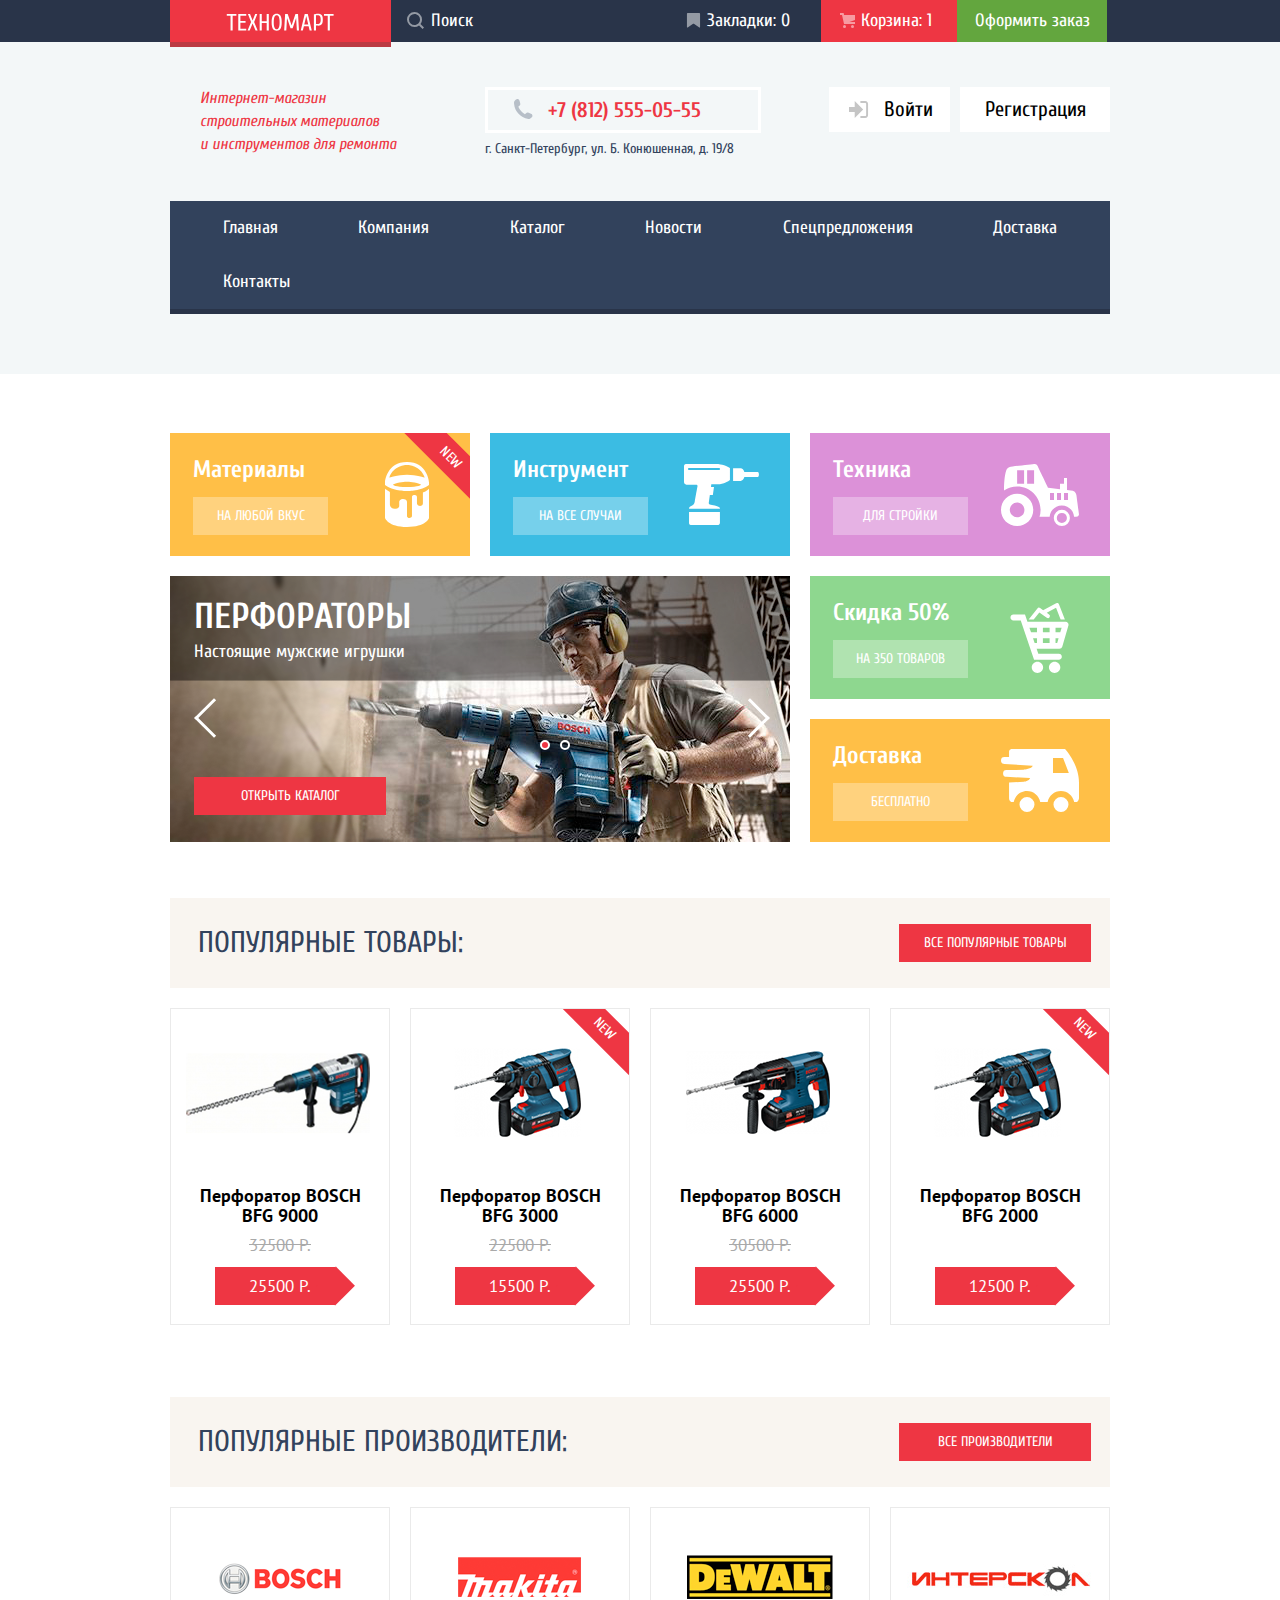
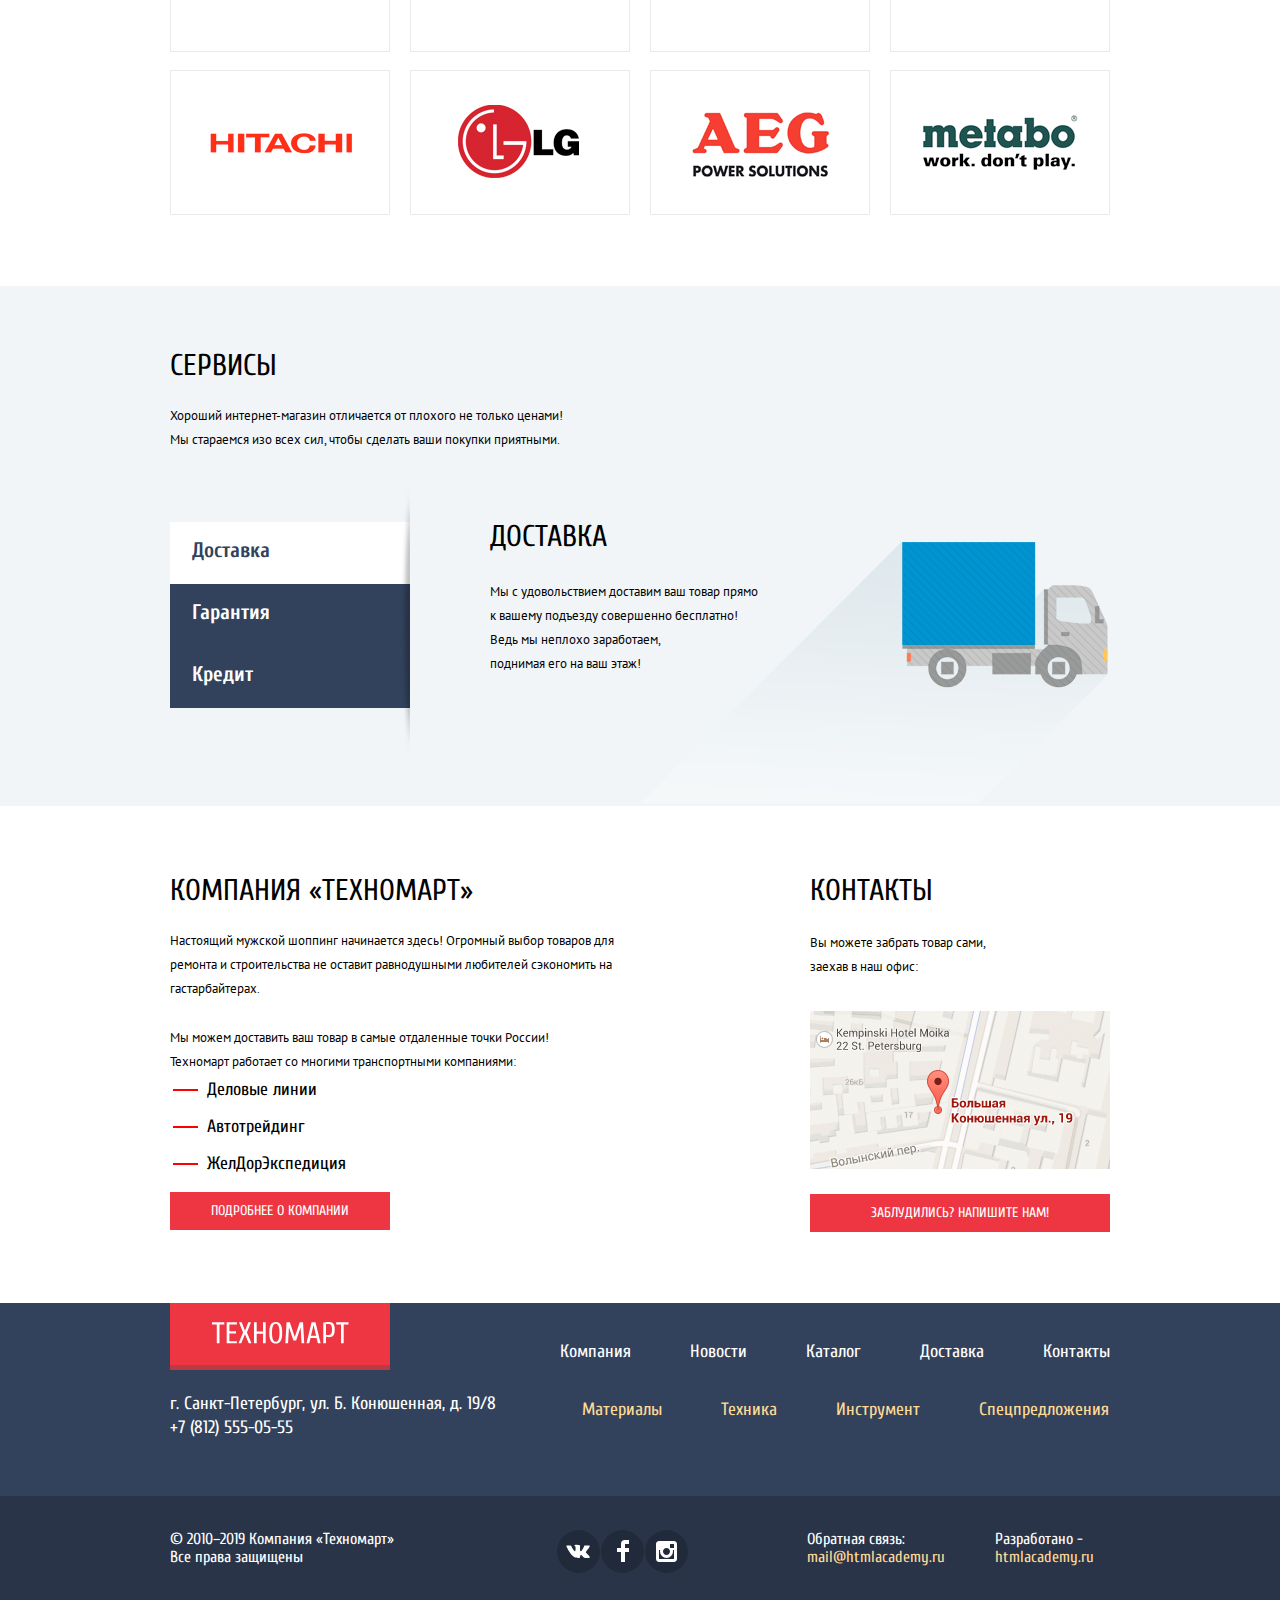
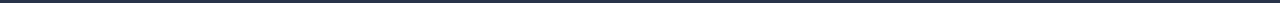
<file: index.html>
<!DOCTYPE html>
<html class="page" lang="ru">
  <head>
    <meta charset="utf-8" />
    <title>HTML Academy: Техномарт</title>
    <link
      href="https://fonts.googleapis.com/css2?family=PT+Sans:ital,wght@0,400;0,700;1,400;1,700&display=swap"
      rel="stylesheet"
    />
    <link
      href="https://fonts.googleapis.com/css2?family=Cuprum:ital,wght@0,400;0,700;1,400;1,700&display=swap"
      rel="stylesheet"
    />
    <link href="css/normalize.css" rel="stylesheet" />
    <link href="css/style.min.css" rel="stylesheet" />
  </head>

  <body class="page-body">
    <header class="main-header">
      <div class="main-container">
        <div class="main-container-wrapper">
          <section class="main-menu center">
            <a class="main-menu-logo" tabindex="0">
              <img
                src="img/logo-t.svg"
                width="108"
                height="18"
                alt="ТЕХНОМАРТ"
              />
            </a>
            <ul class="main-menu-items">
              <li class="main-menu-item item-search">
                <form
                  class="search-form"
                  action="https://echo.htmlacademy.ru"
                  method="post"
                >
                  <label class="visually-hidden" for="search-inpun"
                    >поле поиска</label
                  >
                  <input
                    class="search-field"
                    id="search-inpun"
                    type="search"
                    name="search"
                    placeholder="Поиск"
                  />
                  <button type="submit" class="btn-search">
                    <svg height="17" width="17">
                      <use xlink:href="#search"></use>
                    </svg>
                  </button>
                </form>
              </li>
              <li class="main-menu-item item-bookmark">
                <a href="#">
                  <svg height="15" width="15">
                    <use xlink:href="#bookmark"></use>
                  </svg>
                  <span>Закладки: 0</span>
                </a>
              </li>
              <li class="main-menu-item item-cart">
                <a href="#">
                  <svg height="15" width="15">
                    <use xlink:href="#cart"></use>
                  </svg>
                  <span>Корзина: 1</span>
                </a>
              </li>
            </ul>
            <a class="menu-button" href="#">Оформить заказ</a>
          </section>
        </div>
        <div class="main-info-wrapper">
          <section class="main-info center">
            <i class="main-info-description"
              >Интернет-магазин строительных материалов <br />
              и инструментов для ремонта</i
            >
            <div class="main-info-container">
              <p class="main-contacts">
                <span>
                  <a href="tel:+78125550555">
                    <svg height="20" width="20">
                      <use xlink:href="#phone"></use>
                    </svg>
                    +7&nbsp;(812)&nbsp;555-05-55
                  </a>
                </span>
              </p>
              <span class="main-contacts-address"
                >г. Санкт-Петербург, ул. Б. Конюшенная, д. 19/8</span
              >
            </div>
            <p class="main-login">
              <a class="main-login-button main-login-button-login" href="#">
                <svg height="17" width="20">
                  <use xlink:href="#login"></use>
                </svg>
                Войти</a
              >
              <a class="main-login-button main-login-button-singup" href="#">
                Регистрация
              </a>
            </p>
          </section>
        </div>
        <div class="main-navigation-wrapper">
          <nav class="center">
            <ul class="site-navigation">
              <li><a href="#">Главная</a></li>
              <li><a href="#">Компания</a></li>
              <li><a href="catalog.html">Каталог</a></li>
              <li><a href="#">Новости</a></li>
              <li><a href="#">Спецпредложения</a></li>
              <li><a href="#">Доставка</a></li>
              <li><a href="#">Контакты</a></li>
            </ul>
          </nav>
        </div>
      </div>
    </header>

    <main class="container-main">
      <div class="container-wrapper center">
        <section class="features">
          <ul class="features-list">
            <li class="feature-item feature-item-materials feature-item-new">
              <div class="feature-item-block">
                <h3>Материалы</h3>
                <a class="feature-item-button">на любой вкус</a>
              </div>
              <svg height="65" width="44">
                <use xlink:href="#materials"></use>
              </svg>
              <span class="feature-item-block-new">NEW</span>
            </li>
            <li class="feature-item feature-item-drill">
              <div class="feature-item-block">
                <h3>Инструмент</h3>
                <a class="feature-item-button">на все случаи</a>
              </div>
              <svg height="61" width="75">
                <use xlink:href="#drill"></use>
              </svg>
            </li>
            <li class="feature-item feature-item-tractor">
              <div class="feature-item-block">
                <h3>Техника</h3>
                <a class="feature-item-button">для стройки</a>
              </div>
              <svg height="62" width="78">
                <use xlink:href="#tractor"></use>
              </svg>
            </li>
            <li class="feature-item feature-item-truck">
              <div class="feature-item-block">
                <h3>Скидка 50%</h3>
                <a class="feature-item-button">на 350 товаров</a>
              </div>
              <svg height="71" width="59">
                <use xlink:href="#truck"></use>
              </svg>
            </li>
            <li class="feature-item feature-item-car">
              <div class="feature-item-block">
                <h3>Доставка</h3>
                <a class="feature-item-button">бесплатно</a>
              </div>
              <svg height="63" width="78">
                <use xlink:href="#car"></use>
              </svg>
            </li>
            <li class="slider-item">
              <section class="slider">
                <div class="slider-list">
                  <h3>ПЕРФОРАТОРЫ</h3>
                  <span>Настоящие мужские игрушки</span>
                </div>
                <div class="slider-list visually-hidden">
                  <h3>ДРЕЛИ</h3>
                  <span>Соседям на радость</span>
                </div>
                <div class="slider-buttons">
                  <span class="slider-button slider-button-back"></span>
                  <span class="slider-button slider-button-next"></span>
                </div>
                <div class="slider-controls">
                  <button class="slider-control slider-control-one current" type="button" aria-label="Первый слайд"></button>
                  <button class="slider-control slider-control-two" type="button" aria-label="Второй слайд"></button>
                </div>
                <a class="button" href="catalog.html">открыть каталог</a>
              </section>
            </li>
          </ul>
        </section>
        <section class="products">
          <div class="header-items">
            <h3>популярные товары:</h3>
            <p class="button">все популярные товары</p>
          </div>
          <div class="products-items-wrapper">
            <ul class="products-items">
              <li class="products-item">
                <div class="product-inner">
                  <div class="img-wrap">
                    <img
                      src="img/bfg9000.jpg"
                      width="184"
                      height="164"
                      alt="Перфоратор BOSCH BFG 9000"
                    />
                    <div class="btns-wrap">
                      <div class="btns-close-wrap">
                        <svg height="15" width="15">
                          <use xlink:href="#cart"></use>
                        </svg>
                        <button
                          class="btns-close"
                          aria-label="Добавить Перфоратор BOSCH BFG 9000 в корзину"
                        >
                          Купить
                        </button>
                      </div>
                      <button
                        class="btns-add"
                        aria-label="Добавить Перфоратор BOSCH BFG 9000 в закладки"
                      >
                        В закладки
                      </button>
                    </div>
                  </div>
                  <div class="price-wrap">
                    <h3>Перфоратор BOSCH BFG 9000</h3>
                    <p class="is-sale">32500 Р.</p>
                    <span>25500 Р.</span>
                  </div>
                </div>
              </li>
              <li
                class="products-item new-card catalog-item new-card"
                data-status="NEW"
              >
                <div class="product-inner">
                  <div class="img-wrap">
                    <img
                      src="img/bfg3000.jpg"
                      width="127"
                      height="112"
                      alt="Перфоратор BOSCH BFG 3000"
                    />
                    <div class="btns-wrap">
                      <div class="btns-close-wrap">
                        <svg height="15" width="15">
                          <use xlink:href="#cart"></use>
                        </svg>
                        <button
                          class="btns-close"
                          aria-label="Добавить Перфоратор BOSCH BFG 3000 в корзину"
                        >
                          Купить
                        </button>
                      </div>
                      <button
                        class="btns-add"
                        aria-label="Добавить Перфоратор BOSCH BFG 3000 в закладки"
                      >
                        В закладки
                      </button>
                    </div>
                  </div>
                  <div class="price-wrap">
                    <h3>Перфоратор BOSCH BFG 3000</h3>
                    <p class="is-sale">22500 Р.</p>
                    <span>15500 Р.</span>
                  </div>
                </div>
              </li>
              <li class="products-item">
                <div class="product-inner">
                  <div class="img-wrap">
                    <img
                      src="img/bfg6000.jpg"
                      width="144"
                      height="128"
                      alt="Перфоратор BOSCH BFG 6000"
                    />
                    <div class="btns-wrap">
                      <div class="btns-close-wrap">
                        <svg height="15" width="15">
                          <use xlink:href="#cart"></use>
                        </svg>
                        <button
                          class="btns-close"
                          aria-label="Добавить Перфоратор BOSCH BFG 6000 в корзину"
                        >
                          Купить
                        </button>
                      </div>
                      <button
                        class="btns-add"
                        aria-label="Добавить Перфоратор BOSCH BFG 6000 в закладки"
                      >
                        В закладки
                      </button>
                    </div>
                  </div>
                  <div class="price-wrap">
                    <h3>Перфоратор BOSCH BFG 6000</h3>
                    <p>30500 Р.</p>
                    <span>25500 Р.</span>
                  </div>
                </div>
              </li>
              <li class="products-item is-not-sale new-card" data-status="NEW">
                <div class="product-inner">
                  <div class="img-wrap">
                    <img
                      src="img/bfg2000.jpg"
                      width="127"
                      height="112"
                      alt="Перфоратор BOSCH BFG 2000"
                    />
                    <div class="btns-wrap">
                      <div class="btns-close-wrap">
                        <svg height="15" width="15">
                          <use xlink:href="#cart"></use>
                        </svg>
                        <button
                          class="btns-close"
                          aria-label="Добавить Перфоратор BOSCH BFG 2000 в корзину"
                        >
                          Купить
                        </button>
                      </div>
                      <button
                        class="btns-add"
                        aria-label="Добавить Перфоратор BOSCH BFG 2000 в закладки"
                      >
                        В закладки
                      </button>
                    </div>
                  </div>
                  <div class="price-wrap">
                    <h3>Перфоратор BOSCH BFG 2000</h3>
                    <p>0</p>
                    <span>12500 Р.</span>
                  </div>
                </div>
              </li>
            </ul>
          </div>
        </section>
        <section class="firms">
          <div class="header-items">
            <h3>популярные производители:</h3>
            <p class="button">все производители</p>
          </div>
          <div class="firms-items-wrapper">
            <ul class="firms-items">
              <li class="firms-item">
                <a href="catalog.html">
                  <img
                    src="img/bosch.png"
                    width="220"
                    height="145"
                    alt="BOSCH"
                  />
                </a>
              </li>
              <li class="firms-item">
                <a>
                  <img
                    src="img/makita.png"
                    width="220"
                    height="145"
                    alt="makita"
                  />
                </a>
              </li>
              <li class="firms-item">
                <a>
                  <img
                    src="img/dewalt.png"
                    width="220"
                    height="145"
                    alt="dewalt"
                  />
                </a>
              </li>
              <li class="firms-item">
                <a>
                  <img
                    src="img/interkom.png"
                    width="220"
                    height="145"
                    alt="interkom"
                  />
                </a>
              </li>
              <li class="firms-item">
                <a>
                  <img
                    src="img/hitachi.png"
                    width="220"
                    height="145"
                    alt="hitachi"
                  />
                </a>
              </li>
              <li class="firms-item">
                <a>
                  <img src="img/lg.png" width="220" height="145" alt="lg" />
                </a>
              </li>
              <li class="firms-item">
                <a>
                  <img src="img/aeg.png" width="220" height="145" alt="aeg" />
                </a>
              </li>
              <li class="firms-item">
                <a>
                  <img
                    src="img/metabo.png"
                    width="220"
                    height="145"
                    alt="metabo"
                  />
                </a>
              </li>
            </ul>
          </div>
        </section>
      </div>
      <div class="services-wrapper">
        <section class="services center">
          <div class="services-title">
            <h2>СЕРВИСЫ</h2>
            <p>
              Хороший интернет-магазин отличается от плохого не только
              ценами!<br />
              Мы стараемся изо всех сил, чтобы сделать ваши покупки приятными.
            </p>
          </div>
          <div class="services-form-wrapper">
            <div>
              <form class="services-form">
                <input
                  class="visually-hidden services-input-checkbox"
                  type="radio"
                  name="service"
                  id="deliveryField"
                  checked
                />
                <label for="deliveryField">Доставка</label>
                <input
                  class="visually-hidden services-input-checkbox"
                  type="radio"
                  name="service"
                  id="guaranteeField"
                />
                <label for="guaranteeField">Гарантия</label>
                <input
                  class="visually-hidden services-input-checkbox"
                  type="radio"
                  name="service"
                  id="creditField"
                />
                <label for="creditField">Кредит</label>
              </form>
              <img
                class="services-form-line"
                src="img/line.png"
                height="279"
                width="10"
                alt="line"
              />
            </div>

            <div
              class="service-block service-block-delivery"
              id="service-delivery"
            >
              <div>
                <h3>ДОСТАВКА</h3>
                <p>
                  Мы с удовольствием доставим ваш товар прямо <br />
                  к вашему подъезду совершенно бесплатно!<br />
                  Ведь мы неплохо заработаем, <br />
                  поднимая его на ваш этаж!
                </p>
                <img
                  class="service-block-img service-block-img-bigtruck"
                  src="img/bigtruck.png"
                  width="468"
                  height="261"
                  alt="трак"
                />
              </div>
            </div>
            <div
              class="service-block service-block-guarantee visually-hidden"
              id="service-guarantee"
            >
              <div>
                <h3>ГАРАНТИЯ</h3>
                <p>
                  Если купленный у нас товар поломается или заискрит, <br />
                  а также в случае пожара, спровоцированного его <br />
                  возгоранием, вы всегда можете быть уверены в нашей <br />
                  гарантии. Мы обменяем сгоревший товар на новый. <br />
                  Дом уж восстановите как-нибудь сами.
                </p>
                <img
                  class="service-block-img"
                  src="img/medal.png"
                  width="389"
                  height="283"
                  alt="медаль"
                />
              </div>
            </div>
            <div
              class="service-block service-block-credit visually-hidden"
              id="service-credit"
            >
              <div>
                <h3>КРЕДИТ</h3>
                <p>
                  Залезть в долговую яму стало проще! <br />
                  Кредитные консультанты придут вам на помощь.
                </p>
                <a class="button" href="#">отправить заявку</a>
                <img
                  class="service-block-img"
                  src="img/credit.png"
                  width="465"
                  height="285"
                  alt="кредит"
                />
              </div>
            </div>
          </div>
        </section>
      </div>
      <div class="company-info-wrapper">
        <section class="company-info center">
          <div class="company-plus">
            <h2 class="company-plus-title">КОМПАНИЯ «Техномарт»</h2>
            <div>
              <p>
                Настоящий мужской шоппинг начинается здесь! Огромный выбор
                товаров для ремонта и строительства не оставит равнодушными
                любителей сэкономить на гастарбайтерах.
              </p>
              <p>
                Мы можем доставить ваш товар в самые отдаленные точки России!
                <br />
                Техномарт работает со многими транспортными компаниями:
              </p>
            </div>
            <ul class="company-partners-items">
              <li class="company-partners-item">Деловые линии</li>
              <li class="company-partners-item">Автотрейдинг</li>
              <li class="company-partners-item">ЖелДорЭкспедиция</li>
            </ul>
            <a class="button company-partners-items-button" href="#"
              >подробнее о компании</a
            >
          </div>

          <div class="company-contacts">
            <h2>контакты</h2>
            <p>
              Вы можете забрать товар сами, <br />
              заехав в наш офис:
            </p>
            <div class="company-contacts-wrapper">
              <img
                class="contacts-button-map"
                src="img/map.png"
                width="300"
                height="158"
                alt="карта"
              />
              <a href="writeus.html" class="button contacts-button">
                Заблудились? Напишите НАМ!
              </a>
            </div>
          </div>
        </section>
      </div>
    </main>

    <footer class="page-footer main-footer">
      <div class="page-footer-wrapper">
        <div class="page-info-wrapper">
          <div class="footer-info center">
            <div class="footer-contacts">
              <a class="main-menu-logo" href="index.html">
                <img
                  src="img/big-logo.svg"
                  width="138"
                  height="23"
                  alt="ТЕХНОМАРТ"
                />
              </a>
              <p>
                г. Санкт-Петербург, ул. Б. Конюшенная, д. 19/8 <br />
                +7 (812) 555-05-55
              </p>
            </div>
            <div class="footer-navigation">
              <ul class="navigation-wrapper">
                <li><a href="#">Компания</a></li>
                <li><a href="#">Новости</a></li>
                <li><a href="catalog.html">Каталог</a></li>
                <li><a href="#">Доставка</a></li>
                <li><a href="#">Контакты</a></li>
              </ul>
              <ul class="products-wrapper">
                <li><a href="#">Материалы</a></li>
                <li><a href="#">Техника</a></li>
                <li><a href="#">Инструмент</a></li>
                <li><a href="#">Спецпредложения</a></li>
              </ul>
            </div>
          </div>
        </div>
        <div class="footer-bottom">
          <div class="footer-bottom-wrapper center">
            <span class="footer-bottom-title">
              © 2010–2019 Компания «Техномарт» <br />Все права защищены
            </span>

            <div class="footer-social">
              <ul>
                <li>
                  <a class="social-button" href="#">
                    <svg height="14" width="25" class="icon">
                      <use xlink:href="#vk"></use></svg
                  ></a>
                </li>
                <li>
                  <a class="social-button" href="#">
                    <svg height="22" width="12" class="icon">
                      <use xlink:href="#fb"></use></svg
                  ></a>
                </li>
                <li>
                  <a class="social-button" href="#">
                    <svg height="21" width="21" class="icon">
                      <use xlink:href="#icon-insta"></use></svg
                  ></a>
                </li>
              </ul>
            </div>
            <div class="footer-copyright-info">
              <p class="footer-copyright">
                Обратная связь: <br />
                <a href="mail@htmlacademy.ru">mail@htmlacademy.ru</a>
              </p>
              <p class="footer-copyright">
                Разработано - <br />
                <a href="https://htmlacademy.ru">htmlacademy.ru</a>
              </p>
            </div>
          </div>
        </div>
      </div>
    </footer>
    <div class="modal modal-login">
      <form
        class="mail-form"
        action="https://echo.htmlacademy.ru"
        method="post"
      >
        <div class="modal-wrap">
          <div class="modal-name-wrap">
            <span>
              <span class="modal-description">Ваше имя:</span>
              <label class="visually-hidden" for="name-form">Ваше имя:</label>
              <input
                class="name-user"
                id="name-form"
                type="text"
                name="name"
                placeholder="Имя Фамилия"
              />
            </span>
            <span>
              <span class="modal-description">Ваш e-mail:</span>
              <label class="visually-hidden" for="email-form"
                >Ваш e-mail:</label
              >
              <input
                class="email-user"
                id="email-form"
                type="email"
                name="login"
                placeholder="email@example.com"
              />
            </span>
          </div>
          <p>
            <span>Текст письма:</span><br />
            <label class="visually-hidden" for="textarea"></label>
            <textarea id="textarea" class="textarea" rows="3">В свободной форме </textarea><br />
          </p>
        </div>
        <div class="button-wrapper">
          <button class="button" type="submit">ОТПРАВИТЬ</button>
        </div>
      </form>
      <button class="modal-close" type="button" aria-label="Закрыть"></button>
    </div>

    <div class="modal modal-map">
      <iframe
        src="https://www.google.com/maps/embed?pb=!1m18!1m12!1m3!1d1998.6037999040354!2d30.322010416394033!3d59.938716271971415!2m3!1f0!2f0!3f0!3m2!1i1024!2i768!4f13.1!3m3!1m2!1s0x4696310fca5ba729%3A0xea9c53d4493c879f!2sBolshaya+Konyushennaya+ul.%2C+19%2C+Sankt-Peterburg%2C+Russia%2C+191186!5e0!3m2!1sen!2s!4v1441888483426"
        width="943"
        height="449"
        allowfullscreen
        title="Офис компании по адресу ул. Большая Конюшенная 19/8, Санкт-Петербург"
      ></iframe>
      <button class="modal-close" type="button" aria-label="Закрыть"></button>
    </div>

    <svg width="0" height="0" class="hidden">
      <symbol
        viewBox="0 0 14 16"
        xmlns="http://www.w3.org/2000/svg"
        id="bookmark"
      >
        <path
          d="M14 15c0 .55-.368.741-.818.426l-5.363-3.765c-.45-.315-1.187-.315-1.637 0L.818 15.426C.368 15.741 0 15.55 0 15V1c0-.55.45-1 1-1h12c.55 0 1 .45 1 1v14z"
        ></path>
      </symbol>
      <symbol viewBox="0 0 78 63" xmlns="http://www.w3.org/2000/svg" id="car">
        <path
          d="M25.983 63a7.5 7.5 0 1 0 0-15 7.5 7.5 0 0 0 0 15zm33.999 0a7.5 7.5 0 1 0 0-15 7.5 7.5 0 0 0 0 15z"
          fill="#FFFFFF"
        ></path>
        <path
          fill-rule="evenodd"
          clip-rule="evenodd"
          d="M11.062 0H64s14 14.812 14 33.688v15.25s-.188 4.062-3.125 4.063h-1.709c-1.174-6.261-6.659-11-13.26-11-6.6 0-12.086 4.739-13.26 11h-7.404c-1.174-6.261-6.659-11-13.259-11-6.6 0-12.086 4.739-13.259 11h-2.099s-2.564-.624-2.564-3.812V33.574l14.751-.76s5.483-.603 6.29-3.756L5.446 27.804a3.375 3.375 0 1 1 0-6.75h9.056l8.31-.428s8.177-.608 8.938-3.805l-.196-.043-28.085-1.84a3.469 3.469 0 1 1 0-6.938h4.593V3.125S7.874 0 11.062 0zM52 8.938v15h15.812l-5.75-15H52z"
          fill="#FFFFFF"
        ></path>
      </symbol>
      <symbol viewBox="0 0 15 15" xmlns="http://www.w3.org/2000/svg" id="cart">
        <path
          d="M4.5 15a1.5 1.5 0 1 0 0-3 1.5 1.5 0 0 0 0 3zm8 0a1.5 1.5 0 1 0 0-3 1.5 1.5 0 0 0 0 3zM15 2H4.07l-.422-2H0v2h2.031l1.985 9H15V9H9.441L15 6.951V2z"
        ></path>
      </symbol>
      <symbol
        viewBox="0 0 14 12"
        xmlns="http://www.w3.org/2000/svg"
        id="catalog-home"
      >
        <path d="M2 8v4h4V8h2v4h4V8L7 3.516 2 8z" fill="#C1C6CE"></path>
        <path
          d="M13.831 6.365L12 4.751V0h-2v2.987L7.332.635c-.02-.017-.043-.023-.064-.037a.465.465 0 0 0-.08-.047.551.551 0 0 0-.095-.024C7.062.521 7.032.515 7 .515c-.031 0-.061.006-.092.012a.46.46 0 0 0-.095.025c-.028.011-.053.029-.08.046-.021.014-.045.02-.064.037L.171 6.365a.501.501 0 0 0 .661.75L7 1.677l6.169 5.438a.501.501 0 0 0 .662-.75z"
          fill="#C1C6CE"
        ></path>
      </symbol>
      <symbol viewBox="0 0 75 61" xmlns="http://www.w3.org/2000/svg" id="drill">
        <path
          fill-rule="evenodd"
          clip-rule="evenodd"
          d="M2.103 0C.167 0 0 2.041 0 2.041v15.812c0 2.936 2.903 3.002 2.903 3.002h9.007c1.935 0 1.601 1.334 1.601 1.334s-2.469 13.01-2.735 15.211c-.267 2.203-1.868 3.604-1.868 3.604s-2.135 1.201-3.002 1.668c-.867.467-.867 2.201-.867 2.201h30.889v-.734c0-1.467-6.472-3.135-9.073-3.402-2.602-.266-2.068-2.002-2.068-2.002l1.067-7.805h3.002l1.134-7.873h-3.002l.331-2.737 8.609-.131c5.805-.601 10.008-4.07 10.008-4.07V4.109C41.333.84 33.993 0 33.993 0H2.103zm58.284 8.016h13.488c.575 0 1.042 1.112 1.042 2.484 0 1.372-.467 2.484-1.042 2.484H60.387c-.621 2.287-2.072 3.891-3.762 3.891h-7.542V4.125h7.542c1.691 0 3.141 1.604 3.762 3.891zM6.907 61c-1.868 0-1.868-2.051-1.868-2.051V47.942h30.889v11.074c0 1.8-2.001 1.984-2.001 1.984H6.907zM36 4.969v-.031c0-.55-.45-1-1-1H5.031c-.55 0-1 .45-1 1v.031c0 .55.45 1 1 1H35c.55 0 1-.45 1-1z"
          fill="#FFFFFF"
        ></path>
      </symbol>
      <symbol viewBox="0 0 20 17" xmlns="http://www.w3.org/2000/svg" id="login">
        <path d="M14.167 8.5L5.714 0v6H0v5h5.714v6l8.453-8.5z"></path>
        <path
          d="M16.177 15.01H11.39V17h4.787c2.074 0 2.861-1.81 2.885-3.026V3.028C19.038 1.811 18.252 0 16.177 0H11.39v1.99h4.787c.8 0 .945.681.962 1.057v10.904c-.016.376-.163 1.059-.962 1.059z"
        ></path>
      </symbol>
      <symbol
        viewBox="0 0 44 65"
        fill="none"
        xmlns="http://www.w3.org/2000/svg"
        id="materials"
      >
        <path
          d="M37.91 30.438v10.869s.105 2.735-2.825 2.735c-3.069 0-3.125-2.735-3.125-2.735v-6.416c0-.24-.336-1.909-2.319-1.909-2.625 0-2.67 1.877-2.67 1.877V54.08s.029 1.863-2.464 1.863C22 55.943 22 53.96 22 53.96V40.016s0-2.945-3.805-2.945c-4.054 0-3.967 3.125-3.967 3.125v3.728s-.121 2.945-4.688 2.945-4.628-4.509-4.628-4.509V29.938C3.168 28.976 0 26.671 0 26.671v29.332S2.988 65 22 65s22-8.695 22-8.695V26.671c-2.938 2.829-6.09 3.767-6.09 3.767z"
          fill="#FFFFFF"
        ></path>
        <path
          fill-rule="evenodd"
          clip-rule="evenodd"
          d="M22 0C1.688 0 0 19.875 0 19.875v3.062C8.438 29.188 22 29 22 29s13.562.188 22-6.062v-3.062C44 19.875 42.312 0 22 0zm0 25c-11.75 0-14.312-2.375-14.312-2.375C13.938 19.75 22 19.875 22 19.875s8.062-.125 14.312 2.75c0 0-2.562 2.375-14.312 2.375zM4.312 15.563S12.438 12.625 22 12.625s17.688 2.937 17.688 2.937C35.125 2.624 22 3.062 22 3.062S8.875 2.625 4.312 15.563z"
          fill="#FFFFFF"
        ></path>
      </symbol>
      <symbol
        viewBox="0 0 19 19"
        fill="none"
        xmlns="http://www.w3.org/2000/svg"
        id="phone"
      >
        <path
          d="M15.572 18.985h-.941c-4.129-.488-7.157-2.408-9.359-4.864C3.062 11.66 1.318 8.492.978 4.228V3.084c.078-.774.459-1.304.898-1.757C2.425.766 3.25.044 4.002.019c.554-.018 1.5.38 1.879.899.329.446.504 1.339.656 2.003.154.671.505 1.643.408 2.289-.148 1.007-1.487 1.434-1.879 2.166 1.307 3.135 3.443 5.439 6.293 7.031.715-.392 1.346-1.572 2.332-1.595.359-.009.818.178 1.184.286.402.121.75.275 1.104.408.596.224 1.648.521 2.004 1.021.365.513.57 1.356.49 1.879-.164 1.041-1.879 2.197-2.901 2.579z"
          fill="#B7BFC8"
        ></path>
      </symbol>
      <symbol
        viewBox="0 0 17 17"
        xmlns="http://www.w3.org/2000/svg"
        id="search"
      >
        <path
          fill-rule="evenodd"
          clip-rule="evenodd"
          d="M13.458 12.044L17 15.586 15.586 17l-3.542-3.542A7.465 7.465 0 0 1 7.5 15 7.5 7.5 0 1 1 15 7.5c0 1.643-.542 3.24-1.542 4.544zM7.5 2A5.506 5.506 0 0 0 2 7.5 5.506 5.506 0 0 0 7.5 13c3.032 0 5.5-2.468 5.5-5.5C13 4.467 10.532 2 7.5 2z"
        ></path>
      </symbol>
      <symbol
        viewBox="0 0 78 62"
        fill="none"
        xmlns="http://www.w3.org/2000/svg"
        id="tractor"
      >
        <path
          fill-rule="evenodd"
          clip-rule="evenodd"
          d="M0 45.875c0-8.907 7.22-16.126 16.125-16.126 8.906 0 16.126 7.219 16.125 16.126C32.25 54.78 25.03 62 16.125 62 7.22 62 0 54.78 0 45.875zm10.958 5.167a7.306 7.306 0 0 0 12.474-5.167 7.307 7.307 0 1 0-12.474 5.167zm49.896-5.168a8.062 8.062 0 1 0 0 16.124 8.062 8.062 0 0 0 0-16.124zm-5.062 8.062a5.063 5.063 0 1 0 10.126.002 5.063 5.063 0 0 0-10.126-.002z"
          fill="#FFFFFF"
        ></path>
        <path
          fill-rule="evenodd"
          clip-rule="evenodd"
          d="M75.437 31.313c.438 3.312 2.461 18.414 2.461 18.414s.743 3.148-2.898 3.148h-1.955c-.389-6.402-5.69-11.479-12.191-11.479s-11.801 5.077-12.191 11.479H38.499a23.429 23.429 0 0 0 1.064-7c0-12.946-10.494-23.439-23.438-23.439a23.327 23.327 0 0 0-13.079 3.986c-.045-2.959-.042-13.885 2.266-20.255 0 0 1.063-2.542 3.438-3.167S33.5 0 33.5 0s2.314.062 3.126 1.875c.812 1.813 10.562 21.875 10.562 21.875L59 25.128v-5.295h4V14h3v11.946l5.812.679s3.078.547 3.625 4.688zm-59.312-11.48h6.958V6.167h-6.958v13.666zm16.958 0h-6.958V6.167h6.958v13.666zM49 36h4.016v-7H49v7zm11.016 0H56v-7h4.016v7zM63 36h4.016v-7H63v7z"
          fill="#FFFFFF"
        ></path>
      </symbol>
      <symbol
        viewBox="0 0 59 72"
        fill="none"
        xmlns="http://www.w3.org/2000/svg"
        id="truck"
      >
        <path
          fill-rule="evenodd"
          clip-rule="evenodd"
          d="M58.34 21.25a3.012 3.012 0 0 0-2.396-1.179h-38.67l-2.475-7.284H3.058c-1.657 0-3 1.325-3 2.96 0 1.634 1.343 2.958 3 2.958h7.424l13.5 39.733h25.159c1.657 0 3-1.324 3-2.959 0-1.634-1.343-2.958-3-2.958H28.299l-1.726-5.079h23.12a2.995 2.995 0 0 0 2.884-2.142l6.25-21.452c.26-.893.08-1.855-.487-2.598zm-7.781 9.548h-4.81V25.99h6.211l-1.401 4.81zM32.942 25.99v4.808h6.807V25.99h-6.807zm6.807 10.727v4.808h-6.807v-4.808h6.807zm-12.807-5.919V25.99h-7.657l1.634 4.808h6.023zm-4.013 5.92h4.013v4.807h-2.379l-1.634-4.808zm22.82 0v4.807h1.685l1.401-4.808h-3.086z"
          fill="#FFFFFF"
        ></path>
        <path
          d="M27.406 71.877c3.193 0 5.781-2.553 5.781-5.702 0-3.15-2.588-5.702-5.781-5.702-3.193 0-5.781 2.553-5.781 5.702s2.588 5.702 5.781 5.702zm17.438 0c3.193 0 5.781-2.553 5.781-5.702 0-3.15-2.588-5.702-5.781-5.702-3.193 0-5.781 2.553-5.781 5.702s2.588 5.702 5.781 5.702zM29.335 10.553l7.547 5.416a2.007 2.007 0 0 0 2.818-.487 2.066 2.066 0 0 0-.48-2.855l-2.373-1.703 9.436-5.02 4.628 11.85h4.347L49.214 2.276a2.037 2.037 0 0 0-1.177-1.166 1.995 1.995 0 0 0-1.643.107l-13.248 7.05-3.022-2.17a2.004 2.004 0 0 0-2.742.385l-8.481 10.65c-.17.182-.307.392-.405.62h5.106l5.733-7.2z"
          fill="#FFFFFF"
        ></path>
      </symbol>
      <symbol
        role="img"
        aria-label="Логотип инстаграм"
        viewBox="0 0 21 21"
        fill="none"
        xmlns="http://www.w3.org/2000/svg"
        id="icon-insta"
      >
        <path
          fill-rule="evenodd"
          clip-rule="evenodd"
          d="M3 0h15c1.65 0 3 1.35 3 3v15c0 1.65-1.35 3-3 3H3c-1.65 0-3-1.35-3-3V3c0-1.65 1.35-3 3-3zm11 10.5C14 8.57 12.43 7 10.5 7S7 8.57 7 10.5 8.57 14 10.5 14s3.5-1.57 3.5-3.5zM3 18V9h1.181A6.48 6.48 0 0 0 4 10.5a6.5 6.5 0 1 0 13 0 6.451 6.451 0 0 0-.181-1.5H18v9H3zM14 7h4V3h-4v4z"
          fill="#fff"
        ></path>
      </symbol>
      <symbol
        role="img"
        aria-label="Логотип фэйсбук"
        viewBox="0 0 12 22"
        fill="none"
        xmlns="http://www.w3.org/2000/svg"
        id="fb"
      >
        <path
          d="M12 4V0H8a4 4 0 0 0-4 4v4H0v4h4v10h4V12h4V8H8V4h4z"
          fill="#fff"
        ></path>
      </symbol>
      <symbol
        role="img"
        aria-label="Логотип Вконтакте"
        viewBox="0 0 26 15"
        fill="none"
        xmlns="http://www.w3.org/2000/svg"
        id="vk"
      >
        <path
          d="M15.54 11.728c.92-.29 2.1 1.913 3.354 2.755.942.639 1.663.501 1.663.501l3.345-.047s1.747-.105.921-1.457c-.068-.112-.484-1.002-2.489-2.833-2.096-1.915-1.812-1.605.712-4.916 1.538-2.019 2.153-3.251 1.96-3.776-.185-.506-1.314-.374-1.314-.374l-3.768.025c-.367 0-.678.111-.82.483-.003.003-.598 1.562-1.391 2.886-1.677 2.802-2.346 2.952-2.623 2.776-.637-.406-.476-1.628-.476-2.497 0-2.716.416-3.849-.815-4.141-.411-.098-.711-.161-1.76-.17-1.34-.02-2.479 0-3.124.308-.428.209-.757.667-.557.693.25.033.811.15 1.112.55.386.517.374 1.677.374 1.677s.22 3.198-.52 3.594c-.508.272-1.203-.283-2.699-2.827-.763-1.301-1.34-2.74-1.34-2.74s-.112-.267-.314-.413a1.583 1.583 0 0 0-.578-.229L.817 1.58s-.538.015-.735.245c-.175.205-.015.627-.015.627s2.802 6.45 5.974 9.7c2.908 2.983 6.213 2.785 6.213 2.785h1.497s.452-.05.683-.292c.216-.225.206-.648.206-.648s-.03-1.977.9-2.268z"
          fill="#fff"
        ></path>
      </symbol>
    </svg>
   
    <script src="js/index.min.js"></script>
  </body>
</html>
</file>
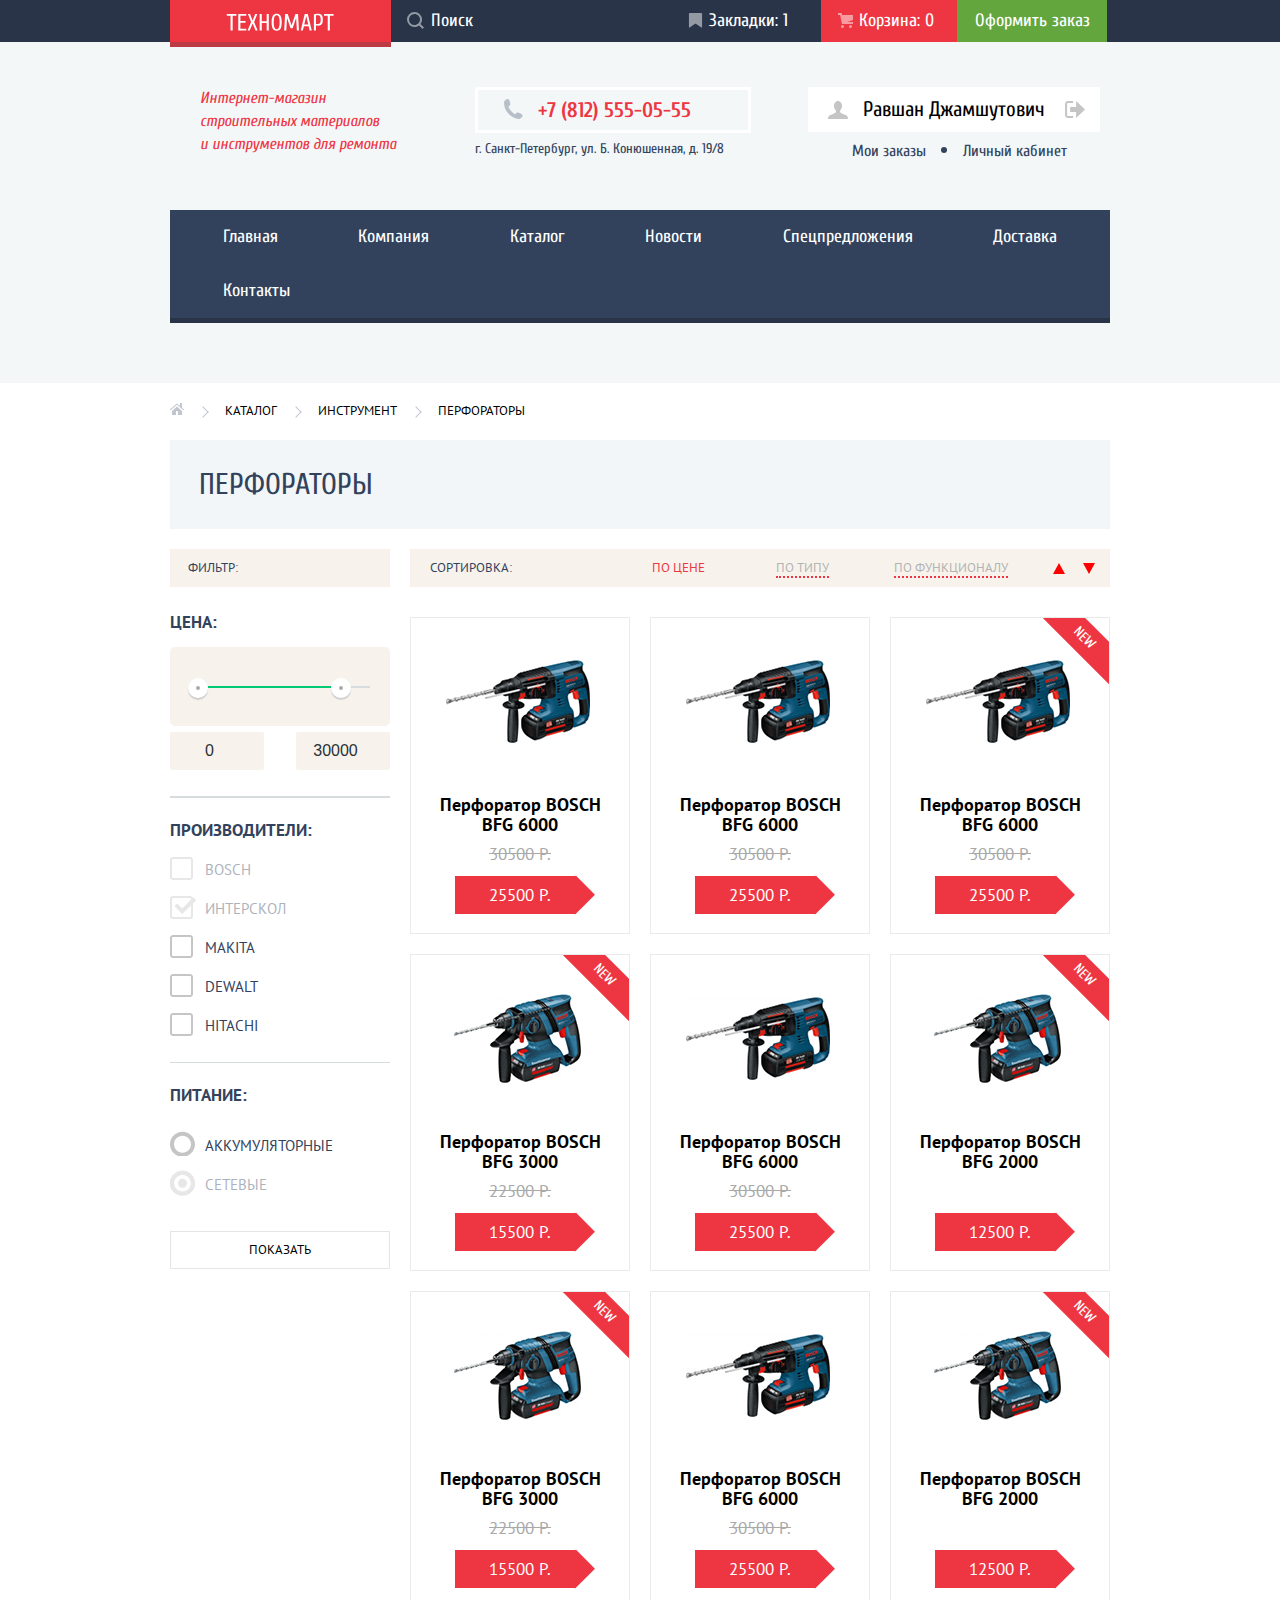
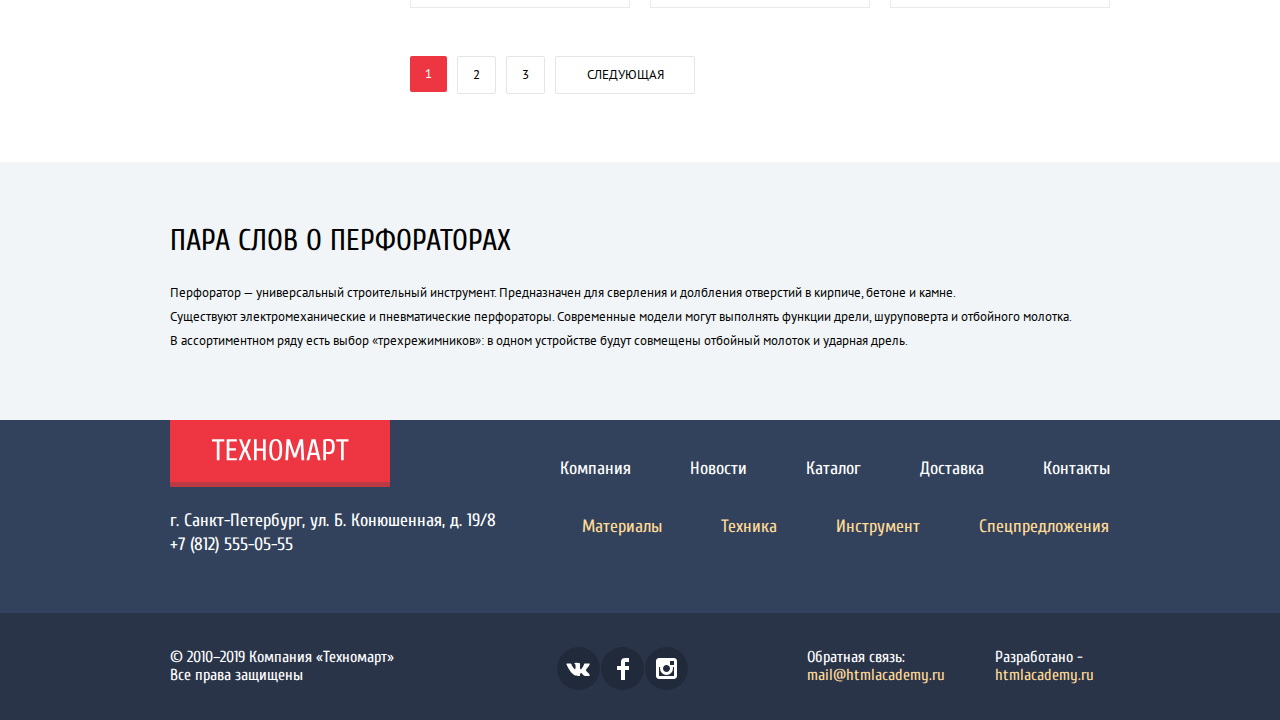
<file: catalog.html>
<!DOCTYPE html>
<html class="page" lang="ru">
  <head>
    <meta charset="utf-8" />
    <title>HTML Academy: Техномарт</title>
    <link
      href="https://fonts.googleapis.com/css2?family=PT+Sans:ital,wght@0,400;0,700;1,400;1,700&display=swap"
      rel="stylesheet"
    />
    <link
      href="https://fonts.googleapis.com/css2?family=Cuprum:ital,wght@0,400;0,700;1,400;1,700&display=swap"
      rel="stylesheet"
    />
    <link href="css/normalize.css" rel="stylesheet" />
    <link href="css/style.min.css" rel="stylesheet" />
  </head>

  <body class="page-body">
    <header class="main-header">
      <div class="main-container">
        <div class="main-container-wrapper">
          <section class="main-menu center">
            <a class="main-menu-logo" href="index.html" tabindex="0" target="_blank">
              <img
                src="img/logo-t.svg"
                width="108"
                height="18"
                alt="ТЕХНОМАРТ"
              />
            </a>
            <ul class="main-menu-items">
              <li class="main-menu-item item-search">
                <form
                  class="search-form"
                  action="https://echo.htmlacademy.ru"
                  method="post"
                >
                  <label class="visually-hidden" for="search-inpun"
                    >поле поиска</label
                  >
                  <input
                    class="search-field"
                    id="search-inpun"
                    type="search"
                    name="search"
                    placeholder="Поиск"
                  />
                  <button type="submit" class="btn-search">
                    <svg height="17" width="17">
                      <use xlink:href="#search"></use>
                    </svg>
                  </button>
                </form>
              </li>
              <li class="main-menu-item item-bookmark">
                <a href="#">
                  <svg height="15" width="15">
                    <use xlink:href="#bookmark"></use>
                  </svg>
                  <span> Закладки: 1</span>
                </a>
              </li>
              <li class="main-menu-item item-cart">
                <a href="#">
                  <svg height="15" width="15">
                    <use xlink:href="#cart"></use>
                  </svg>
                  <span>Корзина: 0</span>
                </a>
              </li>
            </ul>
            <a class="menu-button" href="#">Оформить заказ</a>
          </section>
        </div>
        <div class="main-info-wrapper">
          <section class="main-info center">
            <i class="main-info-description"
              >Интернет-магазин строительных материалов <br />
              и инструментов для ремонта</i
            >
            <div class="main-info-container">
              <p class="main-contacts">
                <span>
                  <a href="tel:+78125550555">
                    <svg height="20" width="20">
                      <use xlink:href="#phone"></use>
                    </svg>
                    +7&nbsp;(812)&nbsp;555-05-55
                  </a>
                </span>
              </p>
              <span class="main-contacts-address"
                >г. Санкт-Петербург, ул. Б. Конюшенная, д. 19/8</span
              >
            </div>
            <div class="main-login-wrapper">
              <p class="main-login">
                <a class="main-login-button main-login-button-login" href="#">
                  <svg height="18" width="20" class="icon-login-user">
                    <use xlink:href="#icon-user"></use>
                  </svg>
                  Равшан Джамшутович
                  <svg height="17" width="20" class="icon">
                    <use xlink:href="#icon-login"></use></svg
                ></a>
              </p>
              <p class="user-menu-wrapper">
                <a href="#" title="переход в заказы"><span class="user-menu user-menu-orders">Мои заказы</span></a>
                <a href="#" title="переход в кабинет"><span class="user-menu user-menu-cabinet">Личный кабинет</span></a>
              </p>
            </div>
          </section>
        </div>
        <div class="main-navigation-wrapper">
          <nav class="center">
            <ul class="site-navigation">
              <li><a href="index.html">Главная</a></li>
              <li><a href="#">Компания</a></li>
              <li><a href="#">Каталог</a></li>
              <li><a href="#">Новости</a></li>
              <li><a href="#">Спецпредложения</a></li>
              <li><a href="#">Доставка</a></li>
              <li><a href="#">Контакты</a></li>
            </ul>
          </nav>
        </div>
      </div>
    </header>

    <main class="container-catalog">
      <div class="container-wrapper center">
        <section class="catalog-nav-items">
          <ul class="nav-items">
            <li>
              <a href="index.html">
              <svg height="12" width="14">
                <use xlink:href="#catalog-home"></use>
              </svg>
            </a>
            </li>
            <li class="nav-item-catalog">КАТАЛОГ</li>
            <li class="nav-item-catalog"><a>ИНСТРУМЕНТ</a></li>
            <li class="nav-item-catalog"><a>ПЕРФОРАТОРЫ</a></li>
          </ul>
        </section>
        <div class="container-title-wrapper">
          <h2>ПЕРФОРАТОРЫ</h2>
        </div>
        <div class="catalog-container">
          <span class="filter-title">ФИЛЬТР:</span>
          <div class="filter">
            <h2 class="visually-hidden">Фильтр товаров</h2>
            <form
              class="filter"
              method="get"
              action="https://echo.htmlacademy.ru"
            >
              <fieldset class="filter-fieldset filter-item ">
                <legend>ЦЕНА:</legend>
                <div class="range-filter">
                  <div class="range-controls">
                    <div class="scale">
                      <div
                        class="bar"
                        style="width: 70%; margin-left: 10%"
                      ></div>
                    </div>
                    <div
                      class="toggle toggle-min"
                      tabindex="0"
                      style="left: 8%"
                      aria-label="уменьшает значение фильтра"
                    ></div>
                    <div
                      class="toggle toggle-max"
                      tabindex="0"
                      style="left: 73%"
                      aria-label="увеличивает значение фильтра"
                    ></div>
                  </div>
                  <div class="price-controls">
                    <label class="min-price">
                      <input type="number" name="min-price" value="0" />
                    </label>
                    <label class="max-price">
                      <input type="number" name="max-price" value="30000" />
                    </label>
                  </div>
                </div>
              </fieldset>
              <fieldset class="filter-fieldset product-filter-checkbox">
                <legend class="product-filter">Производители:</legend>
                <ul>
                  <li class="filter-option filter-radio">
                    <input
                      class="visually-hidden filter-input-checkbox filter-input"
                      type="checkbox"
                      name="product-group"
                      value="shaving"
                      id="filter-shave"
                    disabled/>
                    <label for="filter-shave">BOSCH</label>
                  </li>
                  <li class="filter-option filter-radio">
                    <input
                      class="visually-hidden filter-input-checkbox filter-input"
                      type="checkbox"
                      name="product-group"
                      value="hair-care"
                      id="filter-care"
                      checked
                      disabled
                    />
                    <label for="filter-care">ИНТЕРСКОЛ</label>
                  </li>
                  <li class="filter-option filter-radio">
                    <input
                      class="visually-hidden filter-input-checkbox filter-input"
                      type="checkbox"
                      name="product-group"
                      value="accessories"
                      id="filter-accessories"
                    />
                    <label for="filter-accessories">MAKITA</label>
                  </li>
                  <li class="filter-option filter-radio">
                    <input
                      class="visually-hidden filter-input-checkbox filter-input"
                      type="checkbox"
                      name="product-group"
                      value="accessories"
                      id="filter-dewalt"
                    />
                    <label for="filter-dewalt">DEWALT</label>
                  </li>
                  <li class="filter-option filter-radio">
                    <input
                      class="visually-hidden filter-input-checkbox filter-input"
                      type="checkbox"
                      name="product-group"
                      value="accessories"
                      id="filter-hitachi"
                    />
                    <label for="filter-hitachi">HITACHI</label>
                  </li>
                </ul>
              </fieldset>
              <fieldset class="filter-fieldset product-filter-radio">
                <legend class="product-filter">Питание:</legend>
                <ul>
                  <li class="filter-option filter-radio">
                    <input
                      class="visually-hidden filter-input-radio filter-input"
                      type="radio"
                      name="product-group"
                      value="shaving"
                      id="filter-akum"
                    />
                    <label for="filter-akum">АККУМУЛЯТОРНЫЕ</label>
                  </li>
                  <li class="filter-option filter-radio">
                    <input
                      class="visually-hidden filter-input-radio filter-input"
                      type="radio"
                      name="product-group"
                      value="hair-care"
                      id="filter-cite"
                      checked
                      disabled
                    />
                    <label for="filter-cite">СЕТЕВЫЕ</label>
                  </li>
                </ul>
              </fieldset>
              <button type="submit" class="filter-button button">
                Показать
              </button>
            </form>
          </div>
          <section class="catalog-sort-items">
            <span>сортировка:</span>
            <form class="catalog-sort-form">
              <input
                class="visually-hidden"
                type="radio"
                name="sort"
                id="price-field"
                checked
              />
              <label class="catalog-sort-form-label" for="price-field"
                >по цене</label
              >

              <input
                class="visually-hidden"
                type="radio"
                name="sort"
                id="type-field"
              />
              <label class="catalog-sort-form-label" for="type-field"
                >по типу</label
              >

              <input
                class="visually-hidden"
                type="radio"
                name="sort"
                id="function-field"
              />
              <label class="catalog-sort-form-label" for="function-field"
                >по функционалу</label
              >
            </form>
            <button class="catalog-button button-up" type="button" disabled>
              <span>вверх</span>
            </button>
            <button class="catalog-button button-down" type="button">
              <span>вниз</span>
            </button>
          </section>
          <section class="products">
            <div class="products-items-wrapper">
              <ul class="products-items">
                <li class="products-item">
                  <div class="product-inner">
                    <div class="img-wrap">
                      <img
                        src="img/bfg6000.jpg"
                        width="144"
                        height="128"
                        alt="Перфоратор BOSCH BFG 6000"
                      />
                      <div class="btns-wrap">
                        <div class="btns-close-wrap">
                          <svg height="15" width="15">
                            <use xlink:href="#cart"></use>
                          </svg>
                          <button
                            class="btns-close"
                            aria-label="Добавить Перфоратор BOSCH BFG 6000 в корзину"
                          >
                            Купить
                          </button>
                        </div>
                        <button
                          class="btns-add"
                          aria-label="Добавить Перфоратор BOSCH BFG 6000 в закладки"
                        >
                          В закладки
                        </button>
                      </div>
                    </div>
                    <div class="price-wrap">
                      <h3>Перфоратор BOSCH BFG 6000</h3>
                      <p>30500 Р.</p>
                      <span>25500 Р.</span>
                    </div>
                  </div>
                </li>
                <li class="products-item">
                  <div class="product-inner">
                    <div class="img-wrap">
                      <img
                        src="img/bfg6000.jpg"
                        width="144"
                        height="128"
                        alt="Перфоратор BOSCH BFG 6000"
                      />
                      <div class="btns-wrap">
                        <div class="btns-close-wrap">
                          <svg height="15" width="15">
                            <use xlink:href="#cart"></use>
                          </svg>
                          <button
                            class="btns-close"
                            aria-label="Добавить Перфоратор BOSCH BFG 6000 в корзину"
                          >
                            Купить
                          </button>
                        </div>
                        <button
                          class="btns-add"
                          aria-label="Добавить Перфоратор BOSCH BFG 6000 в закладки"
                        >
                          В закладки
                        </button>
                      </div>
                    </div>
                    <div class="price-wrap">
                      <h3>Перфоратор BOSCH BFG 6000</h3>
                      <p>30500 Р.</p>
                      <span>25500 Р.</span>
                    </div>
                  </div>
                </li>
                <li class="products-item new-card" data-status="NEW">
                  <div class="product-inner">
                    <div class="img-wrap">
                      <img
                        src="img/bfg6000.jpg"
                        width="144"
                        height="128"
                        alt="Перфоратор BOSCH BFG 6000"
                      />
                      <div class="btns-wrap">
                        <div class="btns-close-wrap">
                          <svg height="15" width="15">
                            <use xlink:href="#cart"></use>
                          </svg>
                          <button
                            class="btns-close"
                            aria-label="Добавить Перфоратор BOSCH BFG 6000 в корзину"
                          >
                            Купить
                          </button>
                        </div>
                        <button
                          class="btns-add"
                          aria-label="Добавить Перфоратор BOSCH BFG 6000 в закладки"
                        >
                          В закладки
                        </button>
                      </div>
                    </div>
                    <div class="price-wrap">
                      <h3>Перфоратор BOSCH BFG 6000</h3>
                      <p>30500 Р.</p>
                      <span>25500 Р.</span>
                    </div>
                  </div>
                </li>
                <li
                  class="products-item new-card catalog-item new-card"
                  data-status="NEW"
                >
                  <div class="product-inner">
                    <div class="img-wrap">
                      <img
                        src="img/bfg3000.jpg"
                        width="127"
                        height="112"
                        alt="Перфоратор BOSCH BFG 3000"
                      />
                      <div class="btns-wrap">
                        <div class="btns-close-wrap">
                          <svg height="15" width="15">
                            <use xlink:href="#cart"></use>
                          </svg>
                          <button
                            class="btns-close"
                            aria-label="Добавить Перфоратор BOSCH BFG 3000 в корзину"
                          >
                            Купить
                          </button>
                        </div>
                        <button
                          class="btns-add"
                          aria-label="Добавить Перфоратор BOSCH BFG 3000 в закладки"
                        >
                          В закладки
                        </button>
                      </div>
                    </div>
                    <div class="price-wrap">
                      <h3>Перфоратор BOSCH BFG 3000</h3>
                      <p class="is-sale">22500 Р.</p>
                      <span>15500 Р.</span>
                    </div>
                  </div>
                </li>
                <li class="products-item">
                  <div class="product-inner">
                    <div class="img-wrap">
                      <img
                        src="img/bfg6000.jpg"
                        width="144"
                        height="128"
                        alt="Перфоратор BOSCH BFG 6000"
                      />
                      <div class="btns-wrap">
                        <div class="btns-close-wrap">
                          <svg height="15" width="15">
                            <use xlink:href="#cart"></use>
                          </svg>
                          <button
                            class="btns-close"
                            aria-label="Добавить Перфоратор BOSCH BFG 6000 в корзину"
                          >
                            Купить
                          </button>
                        </div>
                        <button
                          class="btns-add"
                          aria-label="Добавить Перфоратор BOSCH BFG 6000 в закладки"
                        >
                          В закладки
                        </button>
                      </div>
                    </div>
                    <div class="price-wrap">
                      <h3>Перфоратор BOSCH BFG 6000</h3>
                      <p>30500 Р.</p>
                      <span>25500 Р.</span>
                    </div>
                  </div>
                </li>
                <li
                  class="products-item is-not-sale new-card"
                  data-status="NEW"
                >
                  <div class="product-inner">
                    <div class="img-wrap">
                      <img
                        src="img/bfg2000.jpg"
                        width="127"
                        height="112"
                        alt="Перфоратор BOSCH BFG 2000"
                      />
                      <div class="btns-wrap">
                        <div class="btns-close-wrap">
                          <svg height="15" width="15">
                            <use xlink:href="#cart"></use>
                          </svg>
                          <button
                            class="btns-close"
                            aria-label="Добавить Перфоратор BOSCH BFG 2000 в корзину"
                          >
                            Купить
                          </button>
                        </div>
                        <button
                          class="btns-add"
                          aria-label="Добавить Перфоратор BOSCH BFG 2000 в закладки"
                        >
                          В закладки
                        </button>
                      </div>
                    </div>
                    <div class="price-wrap">
                      <h3>Перфоратор BOSCH BFG 2000</h3>
                      <p>0</p>
                      <span>12500 Р.</span>
                    </div>
                  </div>
                </li>
                <li
                  class="products-item new-card catalog-item"
                  data-status="NEW"
                >
                  <div class="product-inner">
                    <div class="img-wrap">
                      <img
                        src="img/bfg3000.jpg"
                        width="127"
                        height="112"
                        alt="Перфоратор BOSCH BFG 3000"
                      />
                      <div class="btns-wrap">
                        <div class="btns-close-wrap">
                          <svg height="15" width="15">
                            <use xlink:href="#cart"></use>
                          </svg>
                          <button
                            class="btns-close"
                            aria-label="Добавить Перфоратор BOSCH BFG 3000 в корзину"
                          >
                            Купить
                          </button>
                        </div>
                        <button
                          class="btns-add"
                          aria-label="Добавить Перфоратор BOSCH BFG 3000 в закладки"
                        >
                          В закладки
                        </button>
                      </div>
                    </div>
                    <div class="price-wrap">
                      <h3>Перфоратор BOSCH BFG 3000</h3>
                      <p class="is-sale">22500 Р.</p>
                      <span>15500 Р.</span>
                    </div>
                  </div>
                </li>
                <li class="products-item">
                  <div class="product-inner">
                    <div class="img-wrap">
                      <img
                        src="img/bfg6000.jpg"
                        width="144"
                        height="128"
                        alt="Перфоратор BOSCH BFG 6000"
                      />
                      <div class="btns-wrap">
                        <div class="btns-close-wrap">
                          <svg height="15" width="15">
                            <use xlink:href="#cart"></use>
                          </svg>
                          <button
                            class="btns-close"
                            aria-label="Добавить Перфоратор BOSCH BFG 6000 в корзину"
                          >
                            Купить
                          </button>
                        </div>
                        <button
                          class="btns-add"
                          aria-label="Добавить Перфоратор BOSCH BFG 6000 в закладки"
                        >
                          В закладки
                        </button>
                      </div>
                    </div>
                    <div class="price-wrap">
                      <h3>Перфоратор BOSCH BFG 6000</h3>
                      <p>30500 Р.</p>
                      <span>25500 Р.</span>
                    </div>
                  </div>
                </li>
                <li
                  class="products-item is-not-sale new-card"
                  data-status="NEW"
                >
                  <div class="product-inner">
                    <div class="img-wrap">
                      <img
                        src="img/bfg2000.jpg"
                        width="127"
                        height="112"
                        alt="Перфоратор BOSCH BFG 2000"
                      />
                      <div class="btns-wrap">
                        <div class="btns-close-wrap">
                          <svg height="15" width="15">
                            <use xlink:href="#cart"></use>
                          </svg>
                          <button
                            class="btns-close"
                            aria-label="Добавить Перфоратор BOSCH BFG 2000 в корзину"
                          >
                            Купить
                          </button>
                        </div>
                        <button
                          class="btns-add"
                          aria-label="Добавить Перфоратор BOSCH BFG 2000 в закладки"
                        >
                          В закладки
                        </button>
                      </div>
                    </div>
                    <div class="price-wrap">
                      <h3>Перфоратор BOSCH BFG 2000</h3>
                      <p>0</p>
                      <span>12500 Р.</span>
                    </div>
                  </div>
                </li>
              </ul>
            </div>
          </section>
        </div>
        <section class="pagination-list">
          <ul class="pagination-list">
            <li class="pagination-item pagination-item-current">
              <a>1</a>
            </li>
            <li class="pagination-item">
              <a href="#">2</a>
            </li>
            <li class="pagination-item">
              <a href="#">3</a>
            </li>
            <li class="pagination-item next-button">
              <a href="#">следующая</a>
            </li>
          </ul>
        </section>
      </div>
      <section class="perforator-description">
        <div class="center">
          <h2>ПАРА СЛОВ О ПЕРФОРАТОРАХ</h2>
          <p>
            Перфоратор — универсальный строительный инструмент. Предназначен для
            сверления и долбления отверстий в кирпиче, бетоне и камне.<br />
            Существуют электромеханические и пневматические перфораторы.
            Современные модели могут выполнять функции дрели, шуруповерта и
            отбойного молотка. <br />
            В ассортиментном ряду есть выбор «трехрежимников»: в одном
            устройстве будут совмещены отбойный молоток и ударная дрель.
          </p>
        </div>
      </section>
    </main>

    <footer class="page-footer main-footer">
      <div class="page-footer-wrapper">
        <div class="page-info-wrapper">
          <div class="footer-info center">
            <div class="footer-contacts">
              <a class="main-menu-logo" href="index.html">
                <img
                  src="img/big-logo.svg"
                  width="138"
                  height="23"
                  alt="ТЕХНОМАРТ"
                />
              </a>
              <p>
                г. Санкт-Петербург, ул. Б. Конюшенная, д. 19/8 <br />
                +7 (812) 555-05-55
              </p>
            </div>
            <div class="footer-navigation">
              <ul class="navigation-wrapper">
                <li><a href="#">Компания</a></li>
                <li><a href="#">Новости</a></li>
                <li><a href="#">Каталог</a></li>
                <li><a href="#">Доставка</a></li>
                <li><a href="#">Контакты</a></li>
              </ul>
              <ul class="products-wrapper">
                <li><a href="#">Материалы</a></li>
                <li><a href="#">Техника</a></li>
                <li><a href="#">Инструмент</a></li>
                <li><a href="#">Спецпредложения</a></li>
              </ul>
            </div>
          </div>
        </div>
        <div class="footer-bottom">
          <div class="footer-bottom-wrapper center">
            <span class="footer-bottom-title">
              © 2010–2019 Компания «Техномарт» <br />Все права защищены
            </span>

            <div class="footer-social">
              <ul>
                <li>
                  <a class="social-button" href="#">
                    <svg height="14" width="25" class="icon">
                      <use xlink:href="#vk"></use></svg
                  ></a>
                </li>
                <li>
                  <a class="social-button" href="#">
                    <svg height="22" width="12" class="icon">
                      <use xlink:href="#fb"></use></svg
                  ></a>
                </li>
                <li>
                  <a class="social-button" href="#">
                    <svg height="21" width="21" class="icon">
                      <use xlink:href="#icon-insta"></use></svg
                  ></a>
                </li>
              </ul>
            </div>
            <div class="footer-copyright-info">
              <p class="footer-copyright">
                Обратная связь: <br />
                <a href="mail@htmlacademy.ru">mail@htmlacademy.ru</a>
              </p>
              <p class="footer-copyright">
                Разработано - <br />
                <a href="https://htmlacademy.ru">htmlacademy.ru</a>
              </p>
            </div>
          </div>
        </div>
      </div>
    </footer>

    <div class="modal modal-order">
      <form
        class="mail-form"
        action="https://echo.htmlacademy.ru"
        method="post"
      >
        <div class="modal-order-wrap">
          <div class="modal-wrap modal-wrap-order">
            <div class="modal-name-wrap modal-order-content">
              <img src="img/icon-mark.png" width="66" height="66" alt="icon-mark" />
              <p>Товар добавлен в корзину!</p>
            </div>
          </div>
          <div class="button-wrapper button-wrapper-order">
            <button class="button" type="submit">ОФОРМИТЬ ЗАКАЗ</button>
            <button class="button" type="submit">ПРОДОЛЖИТЬ ПОКУПКИ</button>
          </div>
        </div>
      </form>
      <button class="modal-close" type="button" aria-label="Закрыть"></button>
    </div>

    <svg width="0" height="0" class="hidden">
      <symbol
        viewBox="0 0 14 16"
        xmlns="http://www.w3.org/2000/svg"
        id="bookmark"
      >
        <path
          d="M14 15c0 .55-.368.741-.818.426l-5.363-3.765c-.45-.315-1.187-.315-1.637 0L.818 15.426C.368 15.741 0 15.55 0 15V1c0-.55.45-1 1-1h12c.55 0 1 .45 1 1v14z"
        ></path>
      </symbol>
      <symbol viewBox="0 0 78 63" xmlns="http://www.w3.org/2000/svg" id="car">
        <path
          d="M25.983 63a7.5 7.5 0 1 0 0-15 7.5 7.5 0 0 0 0 15zm33.999 0a7.5 7.5 0 1 0 0-15 7.5 7.5 0 0 0 0 15z"
          fill="#FFFFFF"
        ></path>
        <path
          fill-rule="evenodd"
          clip-rule="evenodd"
          d="M11.062 0H64s14 14.812 14 33.688v15.25s-.188 4.062-3.125 4.063h-1.709c-1.174-6.261-6.659-11-13.26-11-6.6 0-12.086 4.739-13.26 11h-7.404c-1.174-6.261-6.659-11-13.259-11-6.6 0-12.086 4.739-13.259 11h-2.099s-2.564-.624-2.564-3.812V33.574l14.751-.76s5.483-.603 6.29-3.756L5.446 27.804a3.375 3.375 0 1 1 0-6.75h9.056l8.31-.428s8.177-.608 8.938-3.805l-.196-.043-28.085-1.84a3.469 3.469 0 1 1 0-6.938h4.593V3.125S7.874 0 11.062 0zM52 8.938v15h15.812l-5.75-15H52z"
          fill="#FFFFFF"
        ></path>
      </symbol>
      <symbol viewBox="0 0 15 15" xmlns="http://www.w3.org/2000/svg" id="cart">
        <path
          d="M4.5 15a1.5 1.5 0 1 0 0-3 1.5 1.5 0 0 0 0 3zm8 0a1.5 1.5 0 1 0 0-3 1.5 1.5 0 0 0 0 3zM15 2H4.07l-.422-2H0v2h2.031l1.985 9H15V9H9.441L15 6.951V2z"
        ></path>
      </symbol>
      <symbol
        viewBox="0 0 14 12"
        xmlns="http://www.w3.org/2000/svg"
        id="catalog-home"
      >
        <path d="M2 8v4h4V8h2v4h4V8L7 3.516 2 8z" fill="#C1C6CE"></path>
        <path
          d="M13.831 6.365L12 4.751V0h-2v2.987L7.332.635c-.02-.017-.043-.023-.064-.037a.465.465 0 0 0-.08-.047.551.551 0 0 0-.095-.024C7.062.521 7.032.515 7 .515c-.031 0-.061.006-.092.012a.46.46 0 0 0-.095.025c-.028.011-.053.029-.08.046-.021.014-.045.02-.064.037L.171 6.365a.501.501 0 0 0 .661.75L7 1.677l6.169 5.438a.501.501 0 0 0 .662-.75z"
          fill="#C1C6CE"
        ></path>
      </symbol>
      <symbol viewBox="0 0 75 61" xmlns="http://www.w3.org/2000/svg" id="drill">
        <path
          fill-rule="evenodd"
          clip-rule="evenodd"
          d="M2.103 0C.167 0 0 2.041 0 2.041v15.812c0 2.936 2.903 3.002 2.903 3.002h9.007c1.935 0 1.601 1.334 1.601 1.334s-2.469 13.01-2.735 15.211c-.267 2.203-1.868 3.604-1.868 3.604s-2.135 1.201-3.002 1.668c-.867.467-.867 2.201-.867 2.201h30.889v-.734c0-1.467-6.472-3.135-9.073-3.402-2.602-.266-2.068-2.002-2.068-2.002l1.067-7.805h3.002l1.134-7.873h-3.002l.331-2.737 8.609-.131c5.805-.601 10.008-4.07 10.008-4.07V4.109C41.333.84 33.993 0 33.993 0H2.103zm58.284 8.016h13.488c.575 0 1.042 1.112 1.042 2.484 0 1.372-.467 2.484-1.042 2.484H60.387c-.621 2.287-2.072 3.891-3.762 3.891h-7.542V4.125h7.542c1.691 0 3.141 1.604 3.762 3.891zM6.907 61c-1.868 0-1.868-2.051-1.868-2.051V47.942h30.889v11.074c0 1.8-2.001 1.984-2.001 1.984H6.907zM36 4.969v-.031c0-.55-.45-1-1-1H5.031c-.55 0-1 .45-1 1v.031c0 .55.45 1 1 1H35c.55 0 1-.45 1-1z"
          fill="#FFFFFF"
        ></path>
      </symbol>
      <symbol viewBox="0 0 20 17" xmlns="http://www.w3.org/2000/svg" id="login">
        <path d="M14.167 8.5L5.714 0v6H0v5h5.714v6l8.453-8.5z"></path>
        <path
          d="M16.177 15.01H11.39V17h4.787c2.074 0 2.861-1.81 2.885-3.026V3.028C19.038 1.811 18.252 0 16.177 0H11.39v1.99h4.787c.8 0 .945.681.962 1.057v10.904c-.016.376-.163 1.059-.962 1.059z"
        ></path>
      </symbol>
      <symbol
        viewBox="0 0 44 65"
        fill="none"
        xmlns="http://www.w3.org/2000/svg"
        id="materials"
      >
        <path
          d="M37.91 30.438v10.869s.105 2.735-2.825 2.735c-3.069 0-3.125-2.735-3.125-2.735v-6.416c0-.24-.336-1.909-2.319-1.909-2.625 0-2.67 1.877-2.67 1.877V54.08s.029 1.863-2.464 1.863C22 55.943 22 53.96 22 53.96V40.016s0-2.945-3.805-2.945c-4.054 0-3.967 3.125-3.967 3.125v3.728s-.121 2.945-4.688 2.945-4.628-4.509-4.628-4.509V29.938C3.168 28.976 0 26.671 0 26.671v29.332S2.988 65 22 65s22-8.695 22-8.695V26.671c-2.938 2.829-6.09 3.767-6.09 3.767z"
          fill="#FFFFFF"
        ></path>
        <path
          fill-rule="evenodd"
          clip-rule="evenodd"
          d="M22 0C1.688 0 0 19.875 0 19.875v3.062C8.438 29.188 22 29 22 29s13.562.188 22-6.062v-3.062C44 19.875 42.312 0 22 0zm0 25c-11.75 0-14.312-2.375-14.312-2.375C13.938 19.75 22 19.875 22 19.875s8.062-.125 14.312 2.75c0 0-2.562 2.375-14.312 2.375zM4.312 15.563S12.438 12.625 22 12.625s17.688 2.937 17.688 2.937C35.125 2.624 22 3.062 22 3.062S8.875 2.625 4.312 15.563z"
          fill="#FFFFFF"
        ></path>
      </symbol>
      <symbol
        viewBox="0 0 19 19"
        fill="none"
        xmlns="http://www.w3.org/2000/svg"
        id="phone"
      >
        <path
          d="M15.572 18.985h-.941c-4.129-.488-7.157-2.408-9.359-4.864C3.062 11.66 1.318 8.492.978 4.228V3.084c.078-.774.459-1.304.898-1.757C2.425.766 3.25.044 4.002.019c.554-.018 1.5.38 1.879.899.329.446.504 1.339.656 2.003.154.671.505 1.643.408 2.289-.148 1.007-1.487 1.434-1.879 2.166 1.307 3.135 3.443 5.439 6.293 7.031.715-.392 1.346-1.572 2.332-1.595.359-.009.818.178 1.184.286.402.121.75.275 1.104.408.596.224 1.648.521 2.004 1.021.365.513.57 1.356.49 1.879-.164 1.041-1.879 2.197-2.901 2.579z"
          fill="#B7BFC8"
        ></path>
      </symbol>
      <symbol
        viewBox="0 0 17 17"
        xmlns="http://www.w3.org/2000/svg"
        id="search"
      >
        <path
          fill-rule="evenodd"
          clip-rule="evenodd"
          d="M13.458 12.044L17 15.586 15.586 17l-3.542-3.542A7.465 7.465 0 0 1 7.5 15 7.5 7.5 0 1 1 15 7.5c0 1.643-.542 3.24-1.542 4.544zM7.5 2A5.506 5.506 0 0 0 2 7.5 5.506 5.506 0 0 0 7.5 13c3.032 0 5.5-2.468 5.5-5.5C13 4.467 10.532 2 7.5 2z"
        ></path>
      </symbol>
      <symbol
        viewBox="0 0 78 62"
        fill="none"
        xmlns="http://www.w3.org/2000/svg"
        id="tractor"
      >
        <path
          fill-rule="evenodd"
          clip-rule="evenodd"
          d="M0 45.875c0-8.907 7.22-16.126 16.125-16.126 8.906 0 16.126 7.219 16.125 16.126C32.25 54.78 25.03 62 16.125 62 7.22 62 0 54.78 0 45.875zm10.958 5.167a7.306 7.306 0 0 0 12.474-5.167 7.307 7.307 0 1 0-12.474 5.167zm49.896-5.168a8.062 8.062 0 1 0 0 16.124 8.062 8.062 0 0 0 0-16.124zm-5.062 8.062a5.063 5.063 0 1 0 10.126.002 5.063 5.063 0 0 0-10.126-.002z"
          fill="#FFFFFF"
        ></path>
        <path
          fill-rule="evenodd"
          clip-rule="evenodd"
          d="M75.437 31.313c.438 3.312 2.461 18.414 2.461 18.414s.743 3.148-2.898 3.148h-1.955c-.389-6.402-5.69-11.479-12.191-11.479s-11.801 5.077-12.191 11.479H38.499a23.429 23.429 0 0 0 1.064-7c0-12.946-10.494-23.439-23.438-23.439a23.327 23.327 0 0 0-13.079 3.986c-.045-2.959-.042-13.885 2.266-20.255 0 0 1.063-2.542 3.438-3.167S33.5 0 33.5 0s2.314.062 3.126 1.875c.812 1.813 10.562 21.875 10.562 21.875L59 25.128v-5.295h4V14h3v11.946l5.812.679s3.078.547 3.625 4.688zm-59.312-11.48h6.958V6.167h-6.958v13.666zm16.958 0h-6.958V6.167h6.958v13.666zM49 36h4.016v-7H49v7zm11.016 0H56v-7h4.016v7zM63 36h4.016v-7H63v7z"
          fill="#FFFFFF"
        ></path>
      </symbol>
      <symbol
        viewBox="0 0 59 72"
        fill="none"
        xmlns="http://www.w3.org/2000/svg"
        id="truck"
      >
        <path
          fill-rule="evenodd"
          clip-rule="evenodd"
          d="M58.34 21.25a3.012 3.012 0 0 0-2.396-1.179h-38.67l-2.475-7.284H3.058c-1.657 0-3 1.325-3 2.96 0 1.634 1.343 2.958 3 2.958h7.424l13.5 39.733h25.159c1.657 0 3-1.324 3-2.959 0-1.634-1.343-2.958-3-2.958H28.299l-1.726-5.079h23.12a2.995 2.995 0 0 0 2.884-2.142l6.25-21.452c.26-.893.08-1.855-.487-2.598zm-7.781 9.548h-4.81V25.99h6.211l-1.401 4.81zM32.942 25.99v4.808h6.807V25.99h-6.807zm6.807 10.727v4.808h-6.807v-4.808h6.807zm-12.807-5.919V25.99h-7.657l1.634 4.808h6.023zm-4.013 5.92h4.013v4.807h-2.379l-1.634-4.808zm22.82 0v4.807h1.685l1.401-4.808h-3.086z"
          fill="#FFFFFF"
        ></path>
        <path
          d="M27.406 71.877c3.193 0 5.781-2.553 5.781-5.702 0-3.15-2.588-5.702-5.781-5.702-3.193 0-5.781 2.553-5.781 5.702s2.588 5.702 5.781 5.702zm17.438 0c3.193 0 5.781-2.553 5.781-5.702 0-3.15-2.588-5.702-5.781-5.702-3.193 0-5.781 2.553-5.781 5.702s2.588 5.702 5.781 5.702zM29.335 10.553l7.547 5.416a2.007 2.007 0 0 0 2.818-.487 2.066 2.066 0 0 0-.48-2.855l-2.373-1.703 9.436-5.02 4.628 11.85h4.347L49.214 2.276a2.037 2.037 0 0 0-1.177-1.166 1.995 1.995 0 0 0-1.643.107l-13.248 7.05-3.022-2.17a2.004 2.004 0 0 0-2.742.385l-8.481 10.65c-.17.182-.307.392-.405.62h5.106l5.733-7.2z"
          fill="#FFFFFF"
        ></path>
      </symbol>
      <symbol
        role="img"
        aria-label="Логотип инстаграм"
        viewBox="0 0 21 21"
        fill="none"
        xmlns="http://www.w3.org/2000/svg"
        id="icon-insta"
      >
        <path
          fill-rule="evenodd"
          clip-rule="evenodd"
          d="M3 0h15c1.65 0 3 1.35 3 3v15c0 1.65-1.35 3-3 3H3c-1.65 0-3-1.35-3-3V3c0-1.65 1.35-3 3-3zm11 10.5C14 8.57 12.43 7 10.5 7S7 8.57 7 10.5 8.57 14 10.5 14s3.5-1.57 3.5-3.5zM3 18V9h1.181A6.48 6.48 0 0 0 4 10.5a6.5 6.5 0 1 0 13 0 6.451 6.451 0 0 0-.181-1.5H18v9H3zM14 7h4V3h-4v4z"
          fill="#fff"
        ></path>
      </symbol>
      <symbol
        role="img"
        aria-label="Логотип фэйсбук"
        viewBox="0 0 12 22"
        fill="none"
        xmlns="http://www.w3.org/2000/svg"
        id="fb"
      >
        <path
          d="M12 4V0H8a4 4 0 0 0-4 4v4H0v4h4v10h4V12h4V8H8V4h4z"
          fill="#fff"
        ></path>
      </symbol>
      <symbol
        role="img"
        aria-label="Логотип Вконтакте"
        viewBox="0 0 26 15"
        fill="none"
        xmlns="http://www.w3.org/2000/svg"
        id="vk"
      >
        <path
          d="M15.54 11.728c.92-.29 2.1 1.913 3.354 2.755.942.639 1.663.501 1.663.501l3.345-.047s1.747-.105.921-1.457c-.068-.112-.484-1.002-2.489-2.833-2.096-1.915-1.812-1.605.712-4.916 1.538-2.019 2.153-3.251 1.96-3.776-.185-.506-1.314-.374-1.314-.374l-3.768.025c-.367 0-.678.111-.82.483-.003.003-.598 1.562-1.391 2.886-1.677 2.802-2.346 2.952-2.623 2.776-.637-.406-.476-1.628-.476-2.497 0-2.716.416-3.849-.815-4.141-.411-.098-.711-.161-1.76-.17-1.34-.02-2.479 0-3.124.308-.428.209-.757.667-.557.693.25.033.811.15 1.112.55.386.517.374 1.677.374 1.677s.22 3.198-.52 3.594c-.508.272-1.203-.283-2.699-2.827-.763-1.301-1.34-2.74-1.34-2.74s-.112-.267-.314-.413a1.583 1.583 0 0 0-.578-.229L.817 1.58s-.538.015-.735.245c-.175.205-.015.627-.015.627s2.802 6.45 5.974 9.7c2.908 2.983 6.213 2.785 6.213 2.785h1.497s.452-.05.683-.292c.216-.225.206-.648.206-.648s-.03-1.977.9-2.268z"
          fill="#fff"
        ></path>
      </symbol>
      <symbol
        fill="none"
        xmlns="http://www.w3.org/2000/svg"
        viewBox="0 0 20 18"
        id="icon-user"
      >
        <path
          d="M17.881 14.166c-2.144-.735-4.256-1.666-5.207-2.39-.657-.501-.77-1.618-.517-2.415 1.118-.903 1.864-2.477 1.864-4.278C14.021 2.276 12.221 0 10 0S5.979 2.276 5.979 5.083c0 1.801.746 3.374 1.863 4.277.253.798.141 1.915-.517 2.416-.95.724-3.063 1.654-5.207 2.39C-.026 14.902 0 18 0 18h20s.025-3.099-2.119-3.834z"
          fill="#C5C5C5"
        ></path>
      </symbol>
      <symbol
        fill="none"
        xmlns="http://www.w3.org/2000/svg"
        viewBox="0 0 20 17"
        id="icon-login"
      >
        <path d="M20 8.5L11.125 0v6h-6v5h6v6L20 8.5z" fill="#C5C5C5"></path>
        <path
          d="M2.106 13.952V3.048c.018-.376.17-1.057 1.01-1.057h5.027V0H3.116C.938 0 .112 1.81.086 3.027v10.946C.113 15.189.939 17 3.117 17h5.027v-1.99H3.116c-.84 0-.992-.683-1.01-1.058z"
          fill="#C5C5C5"
        ></path>
      </symbol>
    </svg>
    <script src="js/catalog.min.js"></script>
  </body>
</html>
</file>
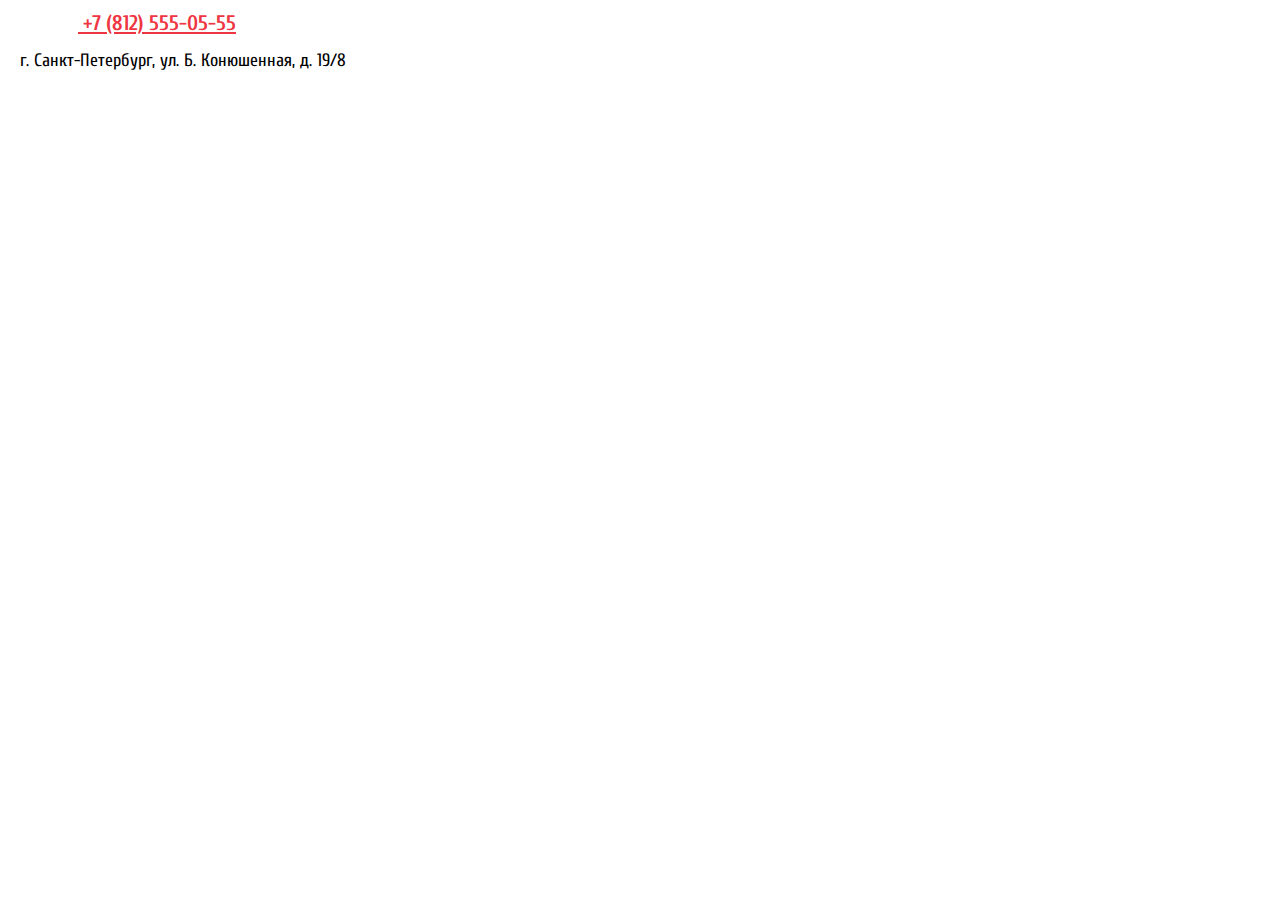
<file: writeus.html>
<!DOCTYPE html>
<html lang="en">
<head>
    <meta charset="UTF-8">
    <meta name="viewport" content="width=device-width, initial-scale=1.0">
    <title>Document</title>
    <link
      href="https://fonts.googleapis.com/css2?family=PT+Sans:ital,wght@0,400;0,700;1,400;1,700&display=swap"
      rel="stylesheet"
    />
    <link
      href="https://fonts.googleapis.com/css2?family=Cuprum:ital,wght@0,400;0,700;1,400;1,700&display=swap"
      rel="stylesheet"
    />
    <link href="css/normalize.css" rel="stylesheet" />
    <link href="css/style.min.css" rel="stylesheet" />
</head>
<body>
    <div class="main-info-container">
        <p class="main-contacts">
          <span>
            <a href="tel:+78125550555">
              <svg height="20" width="20">
                <use xlink:href="#phone"></use>
              </svg>
              +7&nbsp;(812)&nbsp;555-05-55
            </a>
          </span>
        </p>
        <span class="main-contacts-address"
          >г. Санкт-Петербург, ул. Б. Конюшенная, д. 19/8</span
        >
      </div>
    
</body>
</html>
</file>
<file: css/style.min.css>
:root{--basic-ferrara-blue:#293449;--basic-ferrara-dark:#32425c;--basic-background-color:#888;--basic-white:#fff;--basic-white-grey:#f3f7f8;--basic-grey-white:rgba(255,255,255,.5);--basic-white-opacity:rgba(255,255,255,.3);--basic-grey-opacity:rgba(197,197,197,.3);--basic-dark-opacity:rgba(169,169,169,.3);--basic-dark-gradient:linear-gradient(0deg,#212a3a,#212a3a);--basic-green:#63a63e;--basic-green-bright:#5fbb2d;--basic-white-bright:#f4f4f4;--basic-green-dark:#518534;--basic-dark-bright:#c1c6ce;--basic-black-grey:#161d29;--basic-black-dark:#000;--basic-dark-white:#29344a;--basic-dark-light:#e5e5e5;--basic-white-matt:#eaeaea;--basic-red:#ee3643;--basic-blue:#3bbce3;--basic-turquoise:#dc91d8;--basic-khaki:#8ed78f;--basic-gold:#ffc047;--basic-gold-light:#f7f3ec;--basic-white-dark:#f2f6f8;--basic-red-dark:#ca2c37;--basic-gold-dark:#ffda96;--basic-background:#f1f5f7;--basic-grey:#3d546f;--basic-greylight:#c5c5c5;--basic-greylight-light:#32425c;--basic-greylight-dark:#1d2739;--special-ylellow:#ffbf47;--special-blue:#3bbce3;--special-lilac:#dc91d8;--special-greenlight:#8ed78f;--special-blue-light:#b3b3b3;--special-yellowligh:#ffd180;--special-grey-dark:#f9f5f0;--special-grey-opacity:#a9a9a9;--special-grey-light:#63a63e;--special-green-dark:#367316;--success:#5fbb2d;--warning:#ffbf47;--error:#ba2732;--grey:linear-gradient(180deg,#ffffff 0%,rgba(255,255,255,0) 100%),#eaeaea}body{min-width:940px;margin:0;padding:0;font-family:"Cuprum","Arial",sans-serif;font-size:18px;line-height:24px;font-weight:400;font-style:normal;background-position:top center;background-repeat:no-repeat}.page{height:100%}.page a{text-decoration:none}.center{width:940px;margin:0 auto;padding-bottom:10px}.button{border:none}.hidden{display:none}.container-catalog{margin-top:-40px}.main-header{margin-bottom:59px}.main-container-wrapper{background-color:var(--basic-ferrara-blue);min-height:42px}.main-menu{display:flex;min-height:42px;align-items:center;background-color:var(--basic-ferrara-blue);padding-bottom:0;flex-wrap:wrap;width:940px}.main-menu-logo{position:relative;padding:13px 57px 4px 56px;background-color:var(--basic-red);margin-right:0;box-shadow:0 5px 0 0 #bb3a43}.main-menu-logo:active{background-color:var(--error)}.main-info-wrapper{display:flex;justify-content:space-around;align-items:flex-start;background-color:var(--basic-white-grey)}.main-navigation-wrapper{display:flex;justify-content:center;background-color:var(--basic-white-grey);padding-bottom:55px}.main-header-logo{background-color:var(--basic-red);width:220px;height:47px}.main-header-logo:active{background-color:var(--error)}.new-card{position:relative;overflow:hidden}.new-card::before{content:attr(data-status);position:absolute;font-family:"Cuprum","Arial",sans-serif;color:var(--basic-white);display:flex;justify-content:center;align-items:center;background-color:var(--basic-red);transform:rotate(45deg);top:5px;right:-25px;height:30px;font-size:14px;width:100px;text-align:center;z-index:1}.main-menu-items,.site-navigation{list-style:none;color:var(--basic-white);font-size:16px;line-height:20px}.site-navigation li:hover{background:var(--basic-greylight-dark)}.site-navigation li:active{background:var(--basic-greylight-dark);color:var(--basic-white);opacity:.5}.main-info{display:flex;justify-content:space-between;align-items:flex-start;padding-top:45px;margin-bottom:40px;background-color:var(--basic-white-grey);padding-bottom:0}.main-info-description{max-width:197px;margin-left:30px}.main-login{display:flex;min-height:45px;margin:0;flex-wrap:wrap}.main-header a{color:var(--basic-white)}.main-menu-items{text-decoration:none;display:flex;justify-content:end;font-size:18px;margin:0;padding:0}.main-menu-items a{display:flex;align-items:center}.main-menu-items li{display:flex;padding:0;margin:0;min-width:136px;justify-content:center}.main-menu-item:hover svg{fill:var(--basic-white)}.main-menu-items svg{fill:var(--basic-grey-white)}.item-bookmark:active svg,.item-cart:active svg{fill:var(--basic-dark-matt)}.search-field:active{background-color:var(--basic-white)}.visually-hidden{position:absolute;width:1px;height:1px;margin:-1px;border:0;padding:0;white-space:nowrap;clip-path:inset(100%);clip:rect(0 0 0 0);overflow:hidden}.is-not-sale p{visibility:hidden}.item-bookmark:active,.item-cart:active,.item-bookmark span:active{background-color:var(--basic-black-grey);color:var(--basic-grey-white)}.item-bookmark svg{position:relative;left:-6px;top:-1px}.item-search svg{position:absolute;left:-255px;top:12px}.item-cart svg{position:relative;left:-6px;top:-1px}.item-search input:focus{background-color:var(--basic-white);color:var(--basic-grey-white);border-color:var(--basic-white)}.btn-search{position:absolute;background:none;border:none;font-size:0;width:0;height:0;cursor:pointer}.search-field:focus+.btn-search svg{fill:red}.main-menu-items input{background-color:var(--basic-ferrara-blue);color:var(--basic-ferrara-blue);border:none}.menu-button{display:flex;background-color:var(--basic-green);justify-content:center;align-items:center;width:150px;min-height:42px}.item-search input[type="search"]{color:var(--basic-black-dark);border:none}.search-field{width:271px;height:40px;padding-left:40px}.search-field::placeholder{color:var(--basic-white)}.menu-button:hover{background-color:var(--basic-green-bright)}.menu-button:active{background-color:var(--basic-green)}.item-search{display:flex;justify-content:start;margin:0;padding:0;width:270px}.item-cart{background-color:var(--basic-red);min-height:42px}.item-bookmark{width:160px}.main-info i{color:var(--basic-red);font-size:16px;line-height:23px;font-family:"Cuprum","Arial",sans-serif;font-style:italic;font-weight:400}.main-contacts{display:flex;justify-content:start;align-items:center;margin-top:0;width:270px;min-height:40px;margin-bottom:3px;border:3px solid var(--basic-white)}.main-info-container{margin-left:20px}.main-contacts a{color:var(--basic-red);font-weight:700;font-size:21px;line-height:30px}.main-contacts span{transform:translate(35px,0)}.main-contacts svg{transform:translate(-10px,2px)}.main-info span{color:var(--basic-greylight-light);font-size:14px;line-height:24px}.main-login a{display:flex;justify-content:center;align-items:center;background-color:var(--basic-white);font-size:21px;line-height:21px;max-height:45px;color:var(--basic-black-dark)}.main-login svg{fill:var(--basic-greylight);margin-right:15px;margin-left:20px}.main-login-button-login:nth-child(1){display:flex;align-items:center;justify-content:start;margin-right:10px;min-width:121px}.main-login-button-singup:nth-child(2){min-width:150px}.main-login-button:hover{color:var(--basic-red)}.main-login-button:hover svg{fill:var(--basic-grey)}.main-login-button:active{color:var(--basic-greylight)}.main-login-button:hover svg{fill:var(--basic-greylight)}.site-navigation{display:flex;max-width:100%;display:flex;justify-content:space-between;background-color:var(--basic-ferrara-dark);margin:0;padding:0 25px 0 25px;box-shadow:0 5px 0 0 var(--basic-ferrara-blue);flex-wrap:wrap}.site-navigation li{font-size:18px;padding:17px 28px}.main-login-wrapper .user-menu{font-size:16px;line-height:18px}.user-menu-wrapper{display:flex;justify-content:space-around;margin:7px 0;padding:0 25px}.user-menu-wrapper a{margin:0;padding:0;cursor:pointer}.user-menu-cabinet{position:relative}.user-menu-cabinet::before{position:absolute;content:"";display:block;width:6px;height:6px;background:var(--basic-ferrara-dark);border-radius:50%;top:5px;right:120px}.container{background-color:var(--basic-white)}.features{margin-bottom:59px}.container-wrapper ul{list-style:none;margin:0;padding:0}.slider-item{grid-row:2 / 4;grid-column:1 / 3}.features-list{display:grid;grid-template-columns:repeat(3,300px);min-height:123px;grid-gap:20px}.features-list li{display:flex}.features-list h3{margin:0;margin-bottom:12px;font-size:24px;line-height:30px}.feature-item-button{background:var(--basic-white-opacity);color:var(--basic-white);text-transform:uppercase;font-size:14px;line-height:18px}.feature-item{position:relative;justify-content:space-between;align-items:center;max-width:300px;min-height:123px;padding-left:23px;padding-right:31px;color:var(--basic-white);overflow:hidden}.feature-item-block-new{position:absolute;display:flex;justify-content:center;align-items:center;background-color:var(--basic-red);transform:rotate(45deg);top:10px;right:-33px;height:30px;font-size:14px;width:105px;text-align:center;margin-left:0;overflow:hidden}.feature-item-button:hover{background-color:var(--basic-grey-opacity)}.feature-item-button:active{background-color:var(--basic-dark-opacity)}.feature-item-materials{background-color:var(--warning)}.feature-item-drill{background-color:var(--basic-blue)}.feature-item-tractor{background-color:var(--basic-turquoise)}.feature-item-truck{background-color:var(--basic-khaki)}.feature-item-truck svg{margin-right:10px}.feature-item-car{background-color:var(--warning)}.feature-item a{display:flex;align-items:center;justify-content:center;width:135px;height:38px;cursor:pointer}.feature-item-block{display:flex;flex-direction:column}.feature-item-new svg{margin-right:10px}.slider{display:flex;flex-direction:column;background-image:url(../img/perforators.png);width:620px;min-height:266px}.slider .button{margin-top:97px;margin-left:24px}.slider-list{display:flex;list-style:none;flex-direction:column;min-height:104px;background:rgba(0,0,0,.25);color:var(--basic-white)}.slider-list h3{font-size:36px;line-height:36px;margin-bottom:5px;margin-top:23px;margin-left:24px}.slider-list span{margin-left:24px}.slider-buttons{display:flex;justify-content:space-between}.slider-controls{position:absolute;top:740px;left:540px;z-index:20;display:flex;width:30px;justify-content:space-between}.slider-controls button{padding:0;width:10px;height:10px;background-color:transparent;border:2px solid #fff;border-radius:50%;cursor:pointer}.slider-controls .current{background-color:var(--basic-red)}.slider-button-back{position:relative}.slider-button-back:before{content:"";display:block;position:absolute;top:10px;border:3px solid var(--basic-white);width:25px;height:25px;transform:translateY(50%) rotate(-135deg);left:30px;border-left:1px;border-bottom:1px;cursor:pointer}.slider-button-next{position:relative}.slider-button-next:before{content:"";display:block;position:absolute;top:10px;border:3px solid var(--basic-white);width:25px;height:25px;transform:translateY(50%) rotate(45deg);left:-54px;border-left:1px;border-bottom:1px;cursor:pointer}.button{display:flex;justify-content:center;align-items:center;background-color:var(--basic-red);text-transform:uppercase;color:var(--basic-white);width:192px;font-size:14px;min-height:38px;cursor:pointer}.button:hover{background-color:var(--basic-red-dark)}.button:active{background-color:var(--error)}.products{margin-bottom:45px}.products-items{display:flex;flex-wrap:wrap;padding:0;margin:0;margin-bottom:18px;list-style:none;min-width:720px;padding-bottom:80px}.header-items{display:flex;justify-content:space-between;align-items:center;padding-left:28px;padding-right:19px;min-height:85px;background-color:var(--special-grey-dark);color:var(--basic-greylight-light);text-transform:uppercase;margin-bottom:10px;margin-top:-3px}.products-items-wrapper{padding-top:10px;background-color:var(--basic-white);padding-bottom:10px}.header-items p{width:192px}.header-items h3{font-size:30px;line-height:30px;font-weight:400}.products-item,.firms-item{margin:0;list-style:none;font-family:"PT Sans","Arial",sans-serif}.firms{padding-bottom:55px}.products-item{margin-right:20px;margin-bottom:20px;border:1px solid var(--basic-white-matt)}.product-inner{display:flex;width:218px;min-height:315px;flex-direction:column;justify-content:space-between;align-items:center}.price-wrap{display:flex;flex-direction:column;justify-content:space-around;align-items:center;margin-bottom:19px}.btns-close{background-color:var(--special-grey-light);border:none;color:var(--basic-white);text-transform:uppercase;margin-bottom:10px;padding-left:15px;box-shadow:0 5px 0 0 var(--special-green-dark);border-radius:2px}.btns-close:hover{background-color:var(--basic-green-bright)}.btns-close:active{background-color:var(--basic-green-dark)}.btns-close-wrap{position:relative}.btns-close-wrap svg{position:absolute;top:10px;left:28px;opacity:.2}.btns-add{border:3px solid var(--basic-green);text-transform:uppercase;border-radius:2px}.btns-add:hover{border:3px solid var(--basic-ferrara-dark)}.btns-add:active{opacity:.5}.products-item:nth-child(4){margin-right:0}.img-wrap{position:relative;display:flex;justify-content:center;align-items:center;margin:auto}.img-wrap img{margin:auto;margin-top:-10px;margin-left:-5px}.btns-wrap{display:flex;position:absolute;flex-direction:column;justify-content:flex-start;align-items:center;opacity:0;width:190px;height:100px;background-color:#fff}.btns-wrap button{width:135px;height:38px;font-family:"Cuprum","Arial",sans-serif;font-size:14px;line-height:18px;cursor:pointer}.product-inner:hover .btns-wrap{opacity:1}.products-item:hover{box-shadow:0 0 10px 10px var(--basic-white-matt)}.firms-items{display:grid;grid-template-columns:220px 220px 220px 220px;grid-gap:12px 20px}.firms-item img{outline-offset:-1px;outline:1px solid var(--basic-white-matt);cursor:pointer}.firms-item img:hover{box-shadow:0 0 10px 1px var(--basic-white-matt)}.firms-item img:active{opacity:.7}.firms-items-wrapper{background-color:var(--basic-white);margin-top:20px}.products-item h3{text-align:center;max-width:185px;color:var(--basic-black-dark);line-height:20px;font-size:18px;margin:0 auto}.products-item span{display:flex;position:relative;justify-content:center;align-items:center;color:var(--basic-white);background-color:var(--basic-red);font-size:17px;line-height:18px;width:110px;height:38px;margin-right:10px;padding-left:10px}.products-item span::before{position:absolute;content:"";left:107px;width:27px;height:28px;background-color:var(--basic-red);transform:rotate(45deg)}.products-item p{color:var(--special-grey-opacity);font-size:17px;line-height:18px;text-decoration:line-through;margin-bottom:13px;margin-top:10px;display:block}.services-wrapper{padding-top:40px;background-color:var(--basic-background);min-height:480px}.services-form-wrapper{display:flex;justify-content:start}.services-form{display:flex;flex-direction:column;text-decoration:none;width:240px;vertical-align:middle}.service-block{display:flex;align-content:flex-start;justify-content:start;margin-top:0}.service-block h3{margin-top:0;font-style:normal;font-weight:400;margin-bottom:25px}.service-block div{position:relative;margin-left:80px}.service-block-img{position:absolute;left:240px;top:0}.service-block-img-bigtruck{position:absolute;left:150px;top:20px}.services-form label{background-color:var(--basic-greylight-light);color:var(--basic-white);font-size:21px;line-height:30px;font-weight:700;min-height:49px;padding-top:13px;padding-left:22px;cursor:pointer}.services-form label:hover{background-color:var(--basic-ferrara-blue)}.services-form input:checked+label{background-color:var(--basic-white);color:var(--basic-greylight-light)}.services h3{color:var(--basic-black-dark);font-size:30px;line-height:30px;text-transform:uppercase;margin-bottom:28px}.services p{color:var(--basic-black-dark);font-family:"PT Sans","Arial",sans-serif;font-size:13px;line-height:24px}.services-title{color:var(--basic-black-dark);grid-column:1 / -1;grid-row:1 / 2}.services{position:relative;background-color:var(--basic-background);background-position:235px 180px}.services-form-line{position:absolute;z-index:3;top:130px;left:230px;height:279px;width:10px}.services-title h2{font-family:"Cuprum","Arial",sans-serif;font-style:normal;font-weight:400;font-size:30px;line-height:30px;margin-bottom:23px}.services-title p{margin:0;margin-bottom:70px}.company-info{display:flex;justify-content:space-between;color:var(--basic-black-dark);background-color:var(--basic-white);padding-bottom:71px}.company-info h2{font-size:30px;line-height:30px;text-transform:uppercase;margin-bottom:23px}.company-contacts-wrapper{display:flex;flex-direction:column;min-width:300px}.company-contacts-wrapper .contacts-button{min-width:300px;margin-top:25px}.company-contacts{margin-top:45px}.company-contacts p{font-family:"PT Sans","Tahoma",sans-serif;margin-bottom:32px}.company-contacts h2{font-weight:400}.company-plus p{font-weight:400;font-family:PT Sans,Arial,sans-serif;margin:0}.company-plus div{display:flex;flex-direction:column;width:460px;min-height:147px}.company-plus-title{margin-top:70px;font-weight:400;margin-bottom:15px}.company-plus .button{margin-top:5px}.company-info p{font-size:13px;line-height:24px}.company-info p:nth-child(2){margin-top:25px}.company-partners-items{display:flex;flex-direction:column;margin:0;padding:0}.company-partners-item{display:inline-flex;align-items:center;font-family:Cuprum,Arial,sans-serif;list-style:none;margin:0;margin-left:12px;margin-top:2px;margin-bottom:11px}.company-partners-item::before{content:"";position:relative;left:-9px;top:0;width:25px;height:2px;background-color:red}.company-partners-items-button{width:220px;height:38px}.page-footer-wrapper{margin:0 auto;overflow:hidden}.page-info-wrapper{background-color:var(--basic-greylight-light);padding-bottom:33px}.navigation-wrapper{margin-top:0;margin-bottom:34px;display:flex}.footer-navigation li{margin-right:59px}.footer-navigation{margin-top:37px}.navigation-wrapper li:nth-child(5){margin-right:0}.products-wrapper li:nth-child(4){margin-right:-55px}.products-wrapper{display:flex;margin-top:0;margin-left:22px}.footer-info{display:flex;justify-content:space-between;padding-bottom:5px;background-color:var(--basic-greylight-light)}.page-footer li{list-style:none}.page-footer li a{color:var(--basic-white)}.footer-contacts{margin-top:41px}.footer-contacts p{color:var(--basic-white)}.footer-navigation ul:nth-child(2) a{color:var(--basic-gold-dark)}.footer-navigation li:hover{text-decoration:underline}.footer-navigation li:active{opacity:.5;text-decoration:none}.social-button{background:var(--basic-dark-gradient);display:flex;align-items:center;justify-content:center;border-radius:50%;width:43px;height:43px;margin-right:1px}.social-button:hover,.social-button:active{background:var(--basic-red)}.footer-bottom{display:flex;background-color:var(--basic-ferrara-blue);min-height:107px}.footer-bottom-wrapper{display:flex;align-items:center;padding-top:8px;background-color:var(--basic-ferrara-blue)}.footer-bottom-title{color:var(--basic-white);font-size:16px;line-height:18px}.footer-bottom a{color:var(--basic-gold-dark)}.footer-copyright a:hover{text-decoration:underline}.footer-copyright a:active{text-decoration:none;color:var(--basic-red)}.pagination-list{display:flex;flex-wrap:wrap;padding:0;margin:-27px 0 58px 240px;list-style:none}.pagination-item{margin-right:10px}.pagination-item a{display:block;padding:9px 15px;text-decoration:none;color:var(--basic-black-dark);border:1px solid var(--basic-dark-light);border-radius:2px;font-size:13px;line-height:18px;font-family:"PT Sans","Tahoma",sans-serif}.next-button{text-align:center;width:140px;font-family:"PT Sans","Tahoma",sans-serif;font-size:13px;line-height:18px;text-transform:uppercase}.pagination-item-current a{border:none;background-color:var(--basic-red)}.pagination-item a:hover,.pagination-item a:focus,.pagination-item a:active{background-color:var(--basic-red);color:var(--basic-white)}.perforator-description{background-color:var(--basic-background);padding-top:64px;padding-bottom:57px}.perforator-description h2,.perforator-description p{margin:0}.perforator-description p{font-family:"PT Sans","Tahoma",sans-serif;font-style:normal;font-size:13px;line-height:24px}.perforator-description h2{font-family:"Cuprum","Tahoma",sans-serif;font-style:normal;font-weight:400;font-size:30px;line-height:30px;margin-bottom:25px}.pagination-item-current a,.pagination-item-current a:hover,.pagination-item-current a:focus,.pagination-item-current a:active{background-color:var(--basic-red);color:var(--basic-white)}.nav-items{display:flex;color:var(--basic-black-dark);font-family:PT Sans,Arial,sans-serif;font-size:13px}.nav-items li{position:relative;margin-right:41px;font-family:"PT Sans","Tahoma",sans-serif;font-style:normal;font-weight:400;font-size:13px;line-height:18px}.catalog-nav-items{display:flex;margin-top:21px;margin-bottom:20px}.nav-item-catalog::before{content:"";display:block;position:absolute;top:10px;border:1px solid var(--basic-dark-bright);width:7px;height:7px;transform:translateY(-50%) rotate(45deg);left:-26px;border-left:1px;border-bottom:1px}.container-title-wrapper{display:flex;background-color:var(--basic-white-dark);color:var(--basic-greylight-light);height:89px;align-items:center;padding-left:29px;margin:0}.container-title-wrapper h2{font-weight:400;font-size:30px;line-height:30px}.catalog-sort-items{display:flex;justify-content:start;align-items:center;padding-left:20px;font-family:"PT Sans","Tahoma",sans-serif;text-transform:uppercase;font-size:13px;line-height:18px;background-color:var(--basic-gold-light);height:38px;order:-1}.catalog-sort-items span{margin-right:140px}.catalog-sort-form-label{color:var(--special-blue-light);border-bottom:2px dotted var(--basic-red);cursor:pointer}.catalog-sort-form-label:hover{color:var(--basic-black-dark);border-bottom:2px solid var(--basic-red)}.catalog-sort-form-label:nth-child(2){margin-right:68px}.catalog-sort-form-label:nth-child(4){margin-right:62px}.catalog-sort-form{margin-right:40px}.catalog-sort-form input:checked+label{color:var(--basic-red);border-bottom:none}.catalog-button{background:none;border:none;font-size:0;width:20px;height:30px;cursor:pointer}.button-up{position:relative;margin-right:10px}.button-up::before{content:"";position:absolute;top:10px;left:5px;width:0;height:0;border-left:6px solid transparent;border-right:6px solid transparent;border-bottom:11px solid red}.button-down{position:relative}.button-down::before{content:"";position:absolute;top:10px;left:5px;width:0;height:0;border-left:6px solid transparent;border-right:6px solid transparent;border-top:11px solid red}.catalog-container{display:grid;grid-template-columns:220px 700px;gap:20px;margin-top:20px;color:var(--basic-greylight-light)}.filter{margin:0}.filter-fieldset{margin:0;padding:0;border:none}.filter-fieldset legend{font-family:"PT Sans","Tahoma",sans-serif;font-style:normal;font-weight:700;font-size:17px;line-height:30px;text-transform:uppercase;padding:0}.range-filter{position:relative;width:220px;margin-top:10px}.range-controls{position:relative;height:40px;margin-bottom:6px;padding-top:39px;padding-right:20px;padding-left:20px;background-color:var(--basic-gold-light);border-radius:5px}.product-filter{position:relative;margin-bottom:15px}.product-filter-checkbox{margin-bottom:25px}.filter-option label{position:relative;display:block;cursor:pointer;user-select:none}.filter-input[disabled]+label{opacity:.4}.filter-input-checkbox+label::before{content:"";position:absolute;left:-35px;top:-3px;width:23px;height:23px;background-repeat:no-repeat;background-position:0 0;background-image:url(../img/checkbox-off.svg)}.filter-input-checkbox:checked+label::after{content:"";position:absolute;left:-35px;top:-3px;width:27px;height:23px;background-repeat:no-repeat;background-position:0 0;background-image:url(../img/checkbox-on.svg)}.filter-option{margin-bottom:20px;padding-left:35px;font-family:"PT Sans","Tahoma",sans-serif;font-style:normal;font-weight:400;font-size:15px;line-height:19px}.product-filter-radio .product-filter{margin-bottom:26px}.product-filter-radio{margin-bottom:17px}.filter-input-radio+label::before{content:"";position:absolute;left:-35px;top:-5px;width:25px;height:25px;background-repeat:no-repeat;background-position:0 0;background-image:url(../img/radio-off.svg)}.filter-input-radio:checked+label::after{content:"";position:absolute;left:-35px;top:-5px;width:26px;height:26px;background-repeat:no-repeat;background-position:0 0;background-image:url(../img/radio-on.svg)}.filter-button{border:1px solid ver(--basic-dark-light);background-color:var(--basic-white);color:var(--basic-black-dark);font-family:"PT Sans","Tahoma",sans-serif;font-size:13px;line-height:18px;width:220px;border:1px solid var(--basic-dark-light)}.range-controls .scale{height:2px;background:#d7dcde}.range-controls .bar{width:70%;height:2px;background:#00ca74}.range-controls .toggle{position:absolute;top:31px;left:0;width:4px;height:4px;padding:0;border:8px solid #fff;background-color:#ababab;border-radius:50%;box-shadow:0 2px 1px 0 #cfcfcf;cursor:pointer}.range-controls .toggle-min{left:18px}.range-controls .toggle-max{left:160px}.price-controls{display:flex;justify-content:space-between}.price-controls label{text-transform:uppercase;font-family:"Roboto","Arial",sans-serif;font-size:16px}.price-controls input{width:94px;margin-left:0;padding:10px 0;text-align:center;color:#283136;border:none;border-radius:2px;background-color:var(--basic-gold-light);font-family:inherit;font-size:inherit}.filter-title{display:flex;align-items:center;background-color:brown;font-family:"PT Sans","Tahoma",sans-serif;font-size:13px;order:-2;padding:0;padding-left:18px;background-color:var(--basic-gold-light)}.filter-item{margin-bottom:45px}.range-filter::after{content:"";position:absolute;left:0;top:149px;width:220px;height:1px;background-color:#d7dcde}.product-filter::after{content:"";position:absolute;left:0;top:-18px;width:220px;height:1px;background-color:#d7dcde}.products-item-catalog:nth-child(3n){margin-right:0}.catalog-item:nth-child(4){margin-right:20px}.products-item-catalog:nth-child(4n){margin-right:20px}.footer-social{margin-left:123px;align-self:flex-start;margin-top:8px}.footer-social ul{display:flex}.footer-copyright-info{display:flex;margin-left:118px;color:var(--basic-white);font-size:16px;line-height:18px}.footer-copyright:nth-child(1){margin-right:50px}.footer-contacts .main-menu-logo{position:relative;top:-23px;padding:26px 41px 16px 41px}.modal-login{display:none;flex-direction:column;top:120px;bottom:auto;background-color:var(--basic-white);border-top:7px solid var(--basic-red);font-family:"Cuprum","Arial",sans-serif;font-size:18px;line-height:24px;border:none;width:620px;height:430px}.modal-name-wrap{display:flex;justify-content:space-between;margin-top:21px}.modal-description{margin-bottom:11px}.modal{position:fixed;top:0;right:0;bottom:0;left:0;margin:auto;border-top:7px solid var(--basic-red);box-shadow:0 30px 50px rgba(0,0,0,.7);z-index:2}#name-form,#email-form,#textarea{width:220px;height:38px;margin:0;padding:0;border:2px solid #c5c5c5;box-sizing:border-box;border-radius:2px;color:var(--special-grey-opacity);padding-left:10px}#textarea{width:460px;height:114px}.modal-close{position:absolute;top:10px;right:10px;width:22px;height:22px;background-color:transparent;border:0;cursor:pointer}.modal-close::before,.modal-close::after{content:"";position:absolute;top:10px;left:0;width:21px;height:4px;background-color:var(--basic-red)}.modal-close::before{transform:rotate(45deg)}.modal-close::after{transform:rotate(-45deg)}.button-wrapper{display:flex;width:auto;height:136px;background-color:var(--basic-white-bright);justify-content:center;align-items:center}.button-wrapper .button{width:460px;height:38px;border:none}.modal-wrap{margin:21px 80px 0 80px}.modal-map{display:none;width:943px;height:449px;border-top:7px solid var(--basic-red);background-color:var(--basic-white-bright);z-index:2}.modal-map iframe{border:none}.modal-order{width:620px;height:282px;background-color:var(--basic-white)}.button-wrapper-order{height:112px}.button-wrapper-order .button{width:192px;height:38px}.button-wrapper-order .button:nth-child(2){margin-left:10px;background-color:var(--basic-white);color:var(--basic-black-dark)}.modal-order-wrap{display:flex;width:620px;height:282px;flex-direction:column;justify-content:end}.modal-wrap-order{height:170px}.modal-order-content{justify-content:start}.modal-order-content img{margin-right:20px}.modal-order-content p{font-weight:700;font-size:24px;line-height:30px;text-shadow:0 4px 4px rgba(0,0,0,.25)}.modal-order{display:none}.modal-show{display:block;animation:bounce 0.6s}.modal-error{animation:shake 0.6s}@keyframes bounce{0%{transform:translateY(-2000px)}70%{transform:translateY(30px)}90%{transform:translateY(-10px)}100%{transform:translateY(0)}}@keyframes shake{0%,100%{transform:translateX(0)}10%,30%,50%,70%,90%{transform:translateX(-10px)}20%,40%,60%,80%{transform:translateX(10px)}}
</file>
